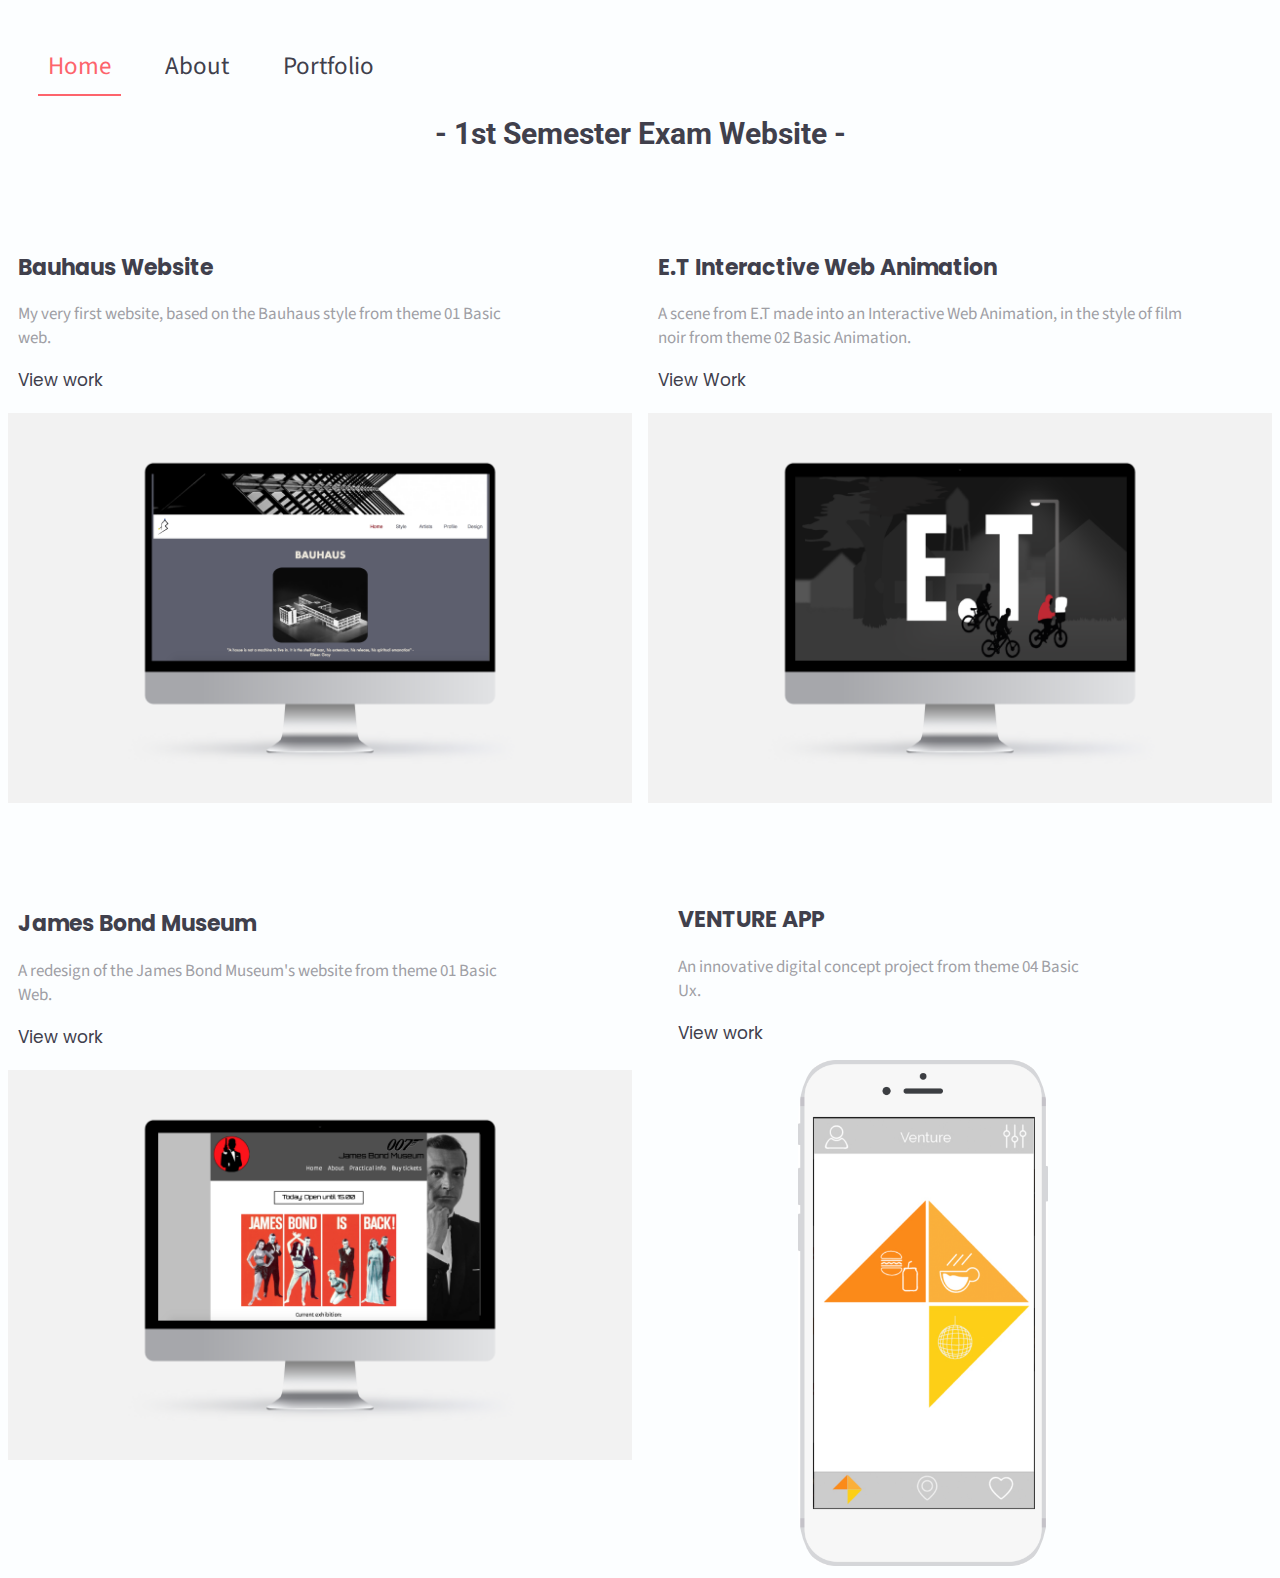
<file: index.html>
<!DOCTYPE html>
<html lang="en">
<head>
    <meta charset="utf-8">
    <meta name="viewport" content="width=device-width, initial-scale=1.0">
    <link rel="stylesheet" href="css/stylesheet.css">
    <title>1st semester exam website</title>
</head>

<body>
    <div class="wrapper">
    <header class="header">
        <nav>
        <a href="index.html" class="current">Home</a>
        <a href="about.html">About</a>
        <a href="portifolio.html">Portfolio</a>
            </nav>
        <h1 class="homeh1">- 1st Semester Exam Website - </h1>
        </header>
    <main class="main main2">
        <div class="home1">
        <h2 class="bauhaush2">Bauhaus Website</h2>
        <p class="bauhausp">My very first website, based on the Bauhaus style from theme 01 Basic web.</p>
        <a href="responsive.html" class="bauhausview">View work</a>
        <img class="bauhausimg" src="images/responsivedesk1.png" alt="image of bauhaus website">

        <h2 class="jamesbondh2">James Bond Museum</h2>
        <p class="jamesbondp">A redesign of the James Bond Museum's website from theme 01 Basic Web.</p>
        <a href="redesign.html" class="jamesbondview">View work</a>
        <img class="redesign" src="images/redesign1.png" alt="image of redesign website">
        </div>

        <div class="home2">
        <h2 class="ethomeh2">E.T Interactive Web Animation</h2>
        <p class="ethomep">A scene from E.T made into an Interactive Web Animation, in the style of film noir from theme 02 Basic Animation.</p>
        <a class="etview2" href="et.html">View Work</a>
        <img class="et" src="images/etdesk.png" alt="et animation">

        <h2 class="ventureapph2">VENTURE APP</h2>
         <p class="venturehomep">An innovative digital concept project from theme 04 Basic Ux. </p>
        <a href="venture.html" class="ventureview">View work</a>
        <img class="venturehome" src="images/apphome2.png" alt="venture app">
        </div>

    </main>
    <footer class="footer"></footer>
    </div>
</body>
</html>
</file>
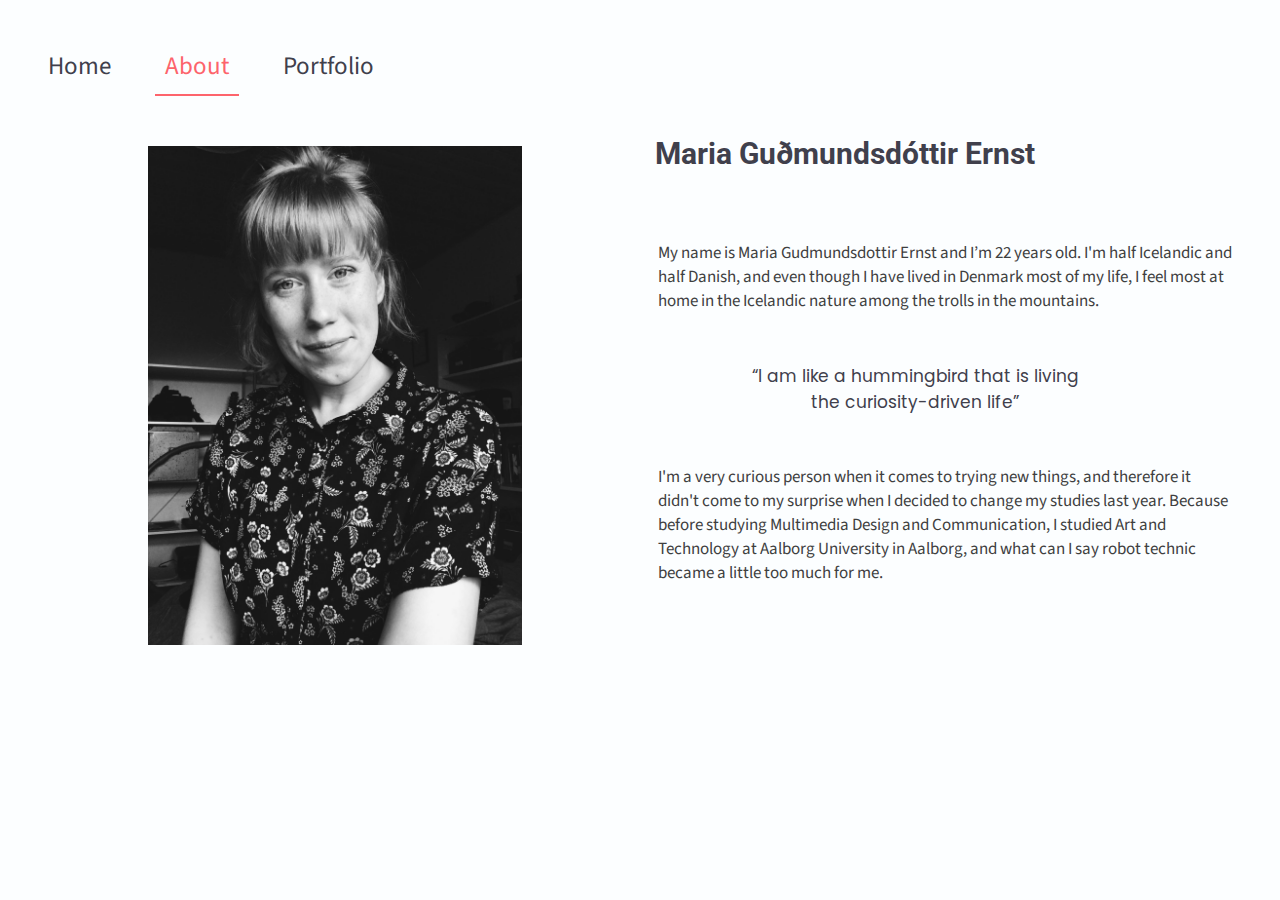
<file: about.html>
<!DOCTYPE html>
<html lang="en">
<head>
    <meta charset="utf-8">
    <meta name="viewport" content="width=device-width, initial-scale=1.0">
    <link rel="stylesheet" href="css/stylesheet.css">
    <title>About</title>
</head>
    <div class="wrapper">
    <header class="header">
        <nav>
        <a href="index.html">Home</a>
        <a href="about.html" class="current">About</a>
        <a href="portifolio.html">Portfolio</a>
            </nav>
        </header>
        <main class="main main3">
            <div class="about1">
            <img class="profilepic" src="images/mariaprofilepic.jpg" alt="Image of myself">
            </div>

            <div class="about2">
                <div class="maria1">
            <h1 class="mariah1">Maria Guðmundsdóttir Ernst</h1></div>
            <p class="aboutme">My name is Maria Gudmundsdottir Ernst and I’m 22 years old. I'm half Icelandic and half Danish, and even though I have lived in Denmark most of my life, I feel most at home in the Icelandic nature among the trolls in the mountains.
            </p>

            <p class="quote"> “I am like a hummingbird that is living the curiosity-driven life”</p>

            <p class="aboutme2">I'm a very curious person when it comes to trying new things, and therefore it didn't come to my surprise when I decided to change my studies last year. Because before studying Multimedia Design and Communication, I studied Art and Technology at Aalborg University in Aalborg, and what can I say robot technic became a little too much for me. </p>
                </div>

        </main>
        <footer class="footer"></footer>

    </div>

<body>
</body>
</html>
</file>
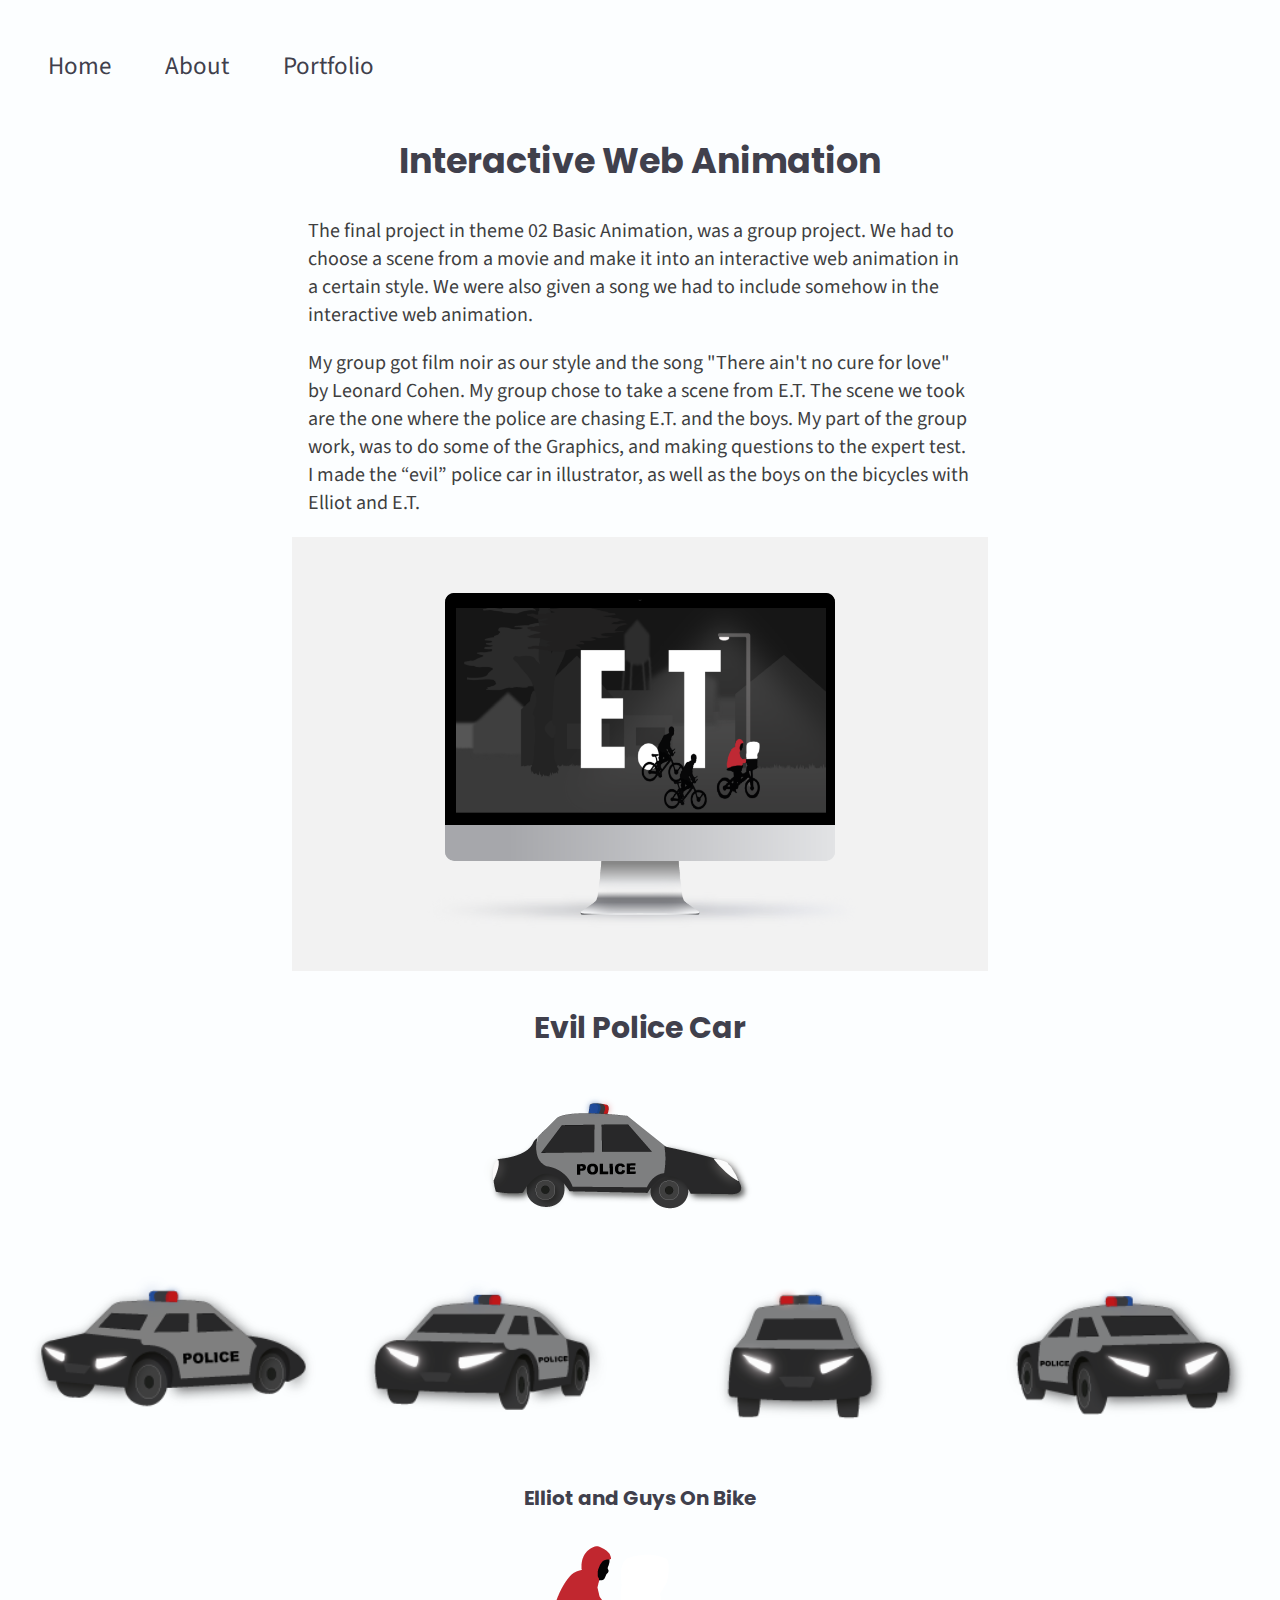
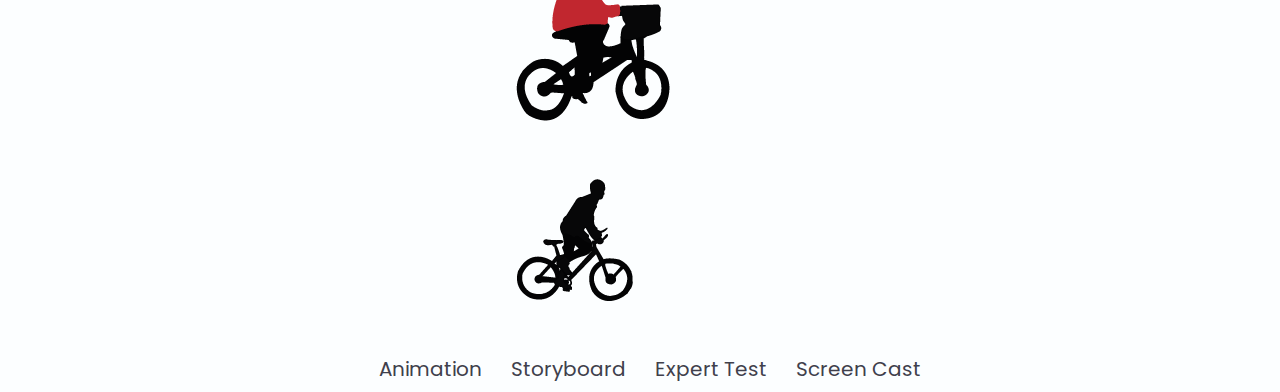
<file: et.html>
<!DOCTYPE html>
<html lang="">
<head>
    <meta charset="utf-8">
    <meta name="viewport" content="width=device-width, initial-scale=1.0">
    <link rel="stylesheet" href="css/stylesheet.css">
    <title>E.T Interactive Web Animation</title>
</head>

<body>
    <div class="wrapper">
        <header class="header">
            <nav>
                <a href="index.html">Home</a>
                <a href="about.html">About</a>
                <a href="portifolio.html">Portfolio</a>
            </nav>
        </header>
        <main class="main">
            <h1 class="eth1">Interactive Web Animation</h1>
            <p class="etp1">The final project in theme 02 Basic Animation, was a group project. We had to choose a scene from a movie and make it into an interactive web animation in a certain style. We were also given a song we had to include somehow in the interactive web animation. </p>
            <p class="etp2">My group got film noir as our style and the song "There ain't no cure for love" by Leonard Cohen. My group chose to take a scene from E.T. The scene we took are the one where the police are chasing E.T. and the boys. My part of the group work, was to do some of the Graphics, and making questions to the expert test. I made the “evil” police car in illustrator, as well as the boys on the bicycles with Elliot and E.T.</p>
            <div class="etimg3">
            <img class="etimg2" src="images/etdesk.png" alt="et image"></div>
            <h2 class="evilpoliceh2">Evil Police Car</h2>
            <img class="etpolice1" src="images/car.png" alt="police car">
            <img class="etpolice2" src="images/carstop.png" alt="police car">
            <h2 class="etbikeh2">Elliot and Guys On Bike</h2>
            <img class="elliot" src="images/bike.png" alt="et bike">
            <img class="bikeguy" src="images/guy01.png" alt="et bike">
            <div class="etlinks">
            <a class="etani" href="http://mariaernst.com/kea/02basicanimation/ET/et.html">Animation</a>
            <a class="etstory" href="pdffiles/etStoryboard.pdf">Storyboard</a>
            <a class="etexpert" href="pdffiles/etexpert-test.pdf">Expert Test</a>
            <a class="etscreencast" href="https://youtu.be/qt3JCIlS1bs">Screen Cast</a>
                </div>

        </main>
        <footer class="footer">
        </footer>
    </div>
</body>
</html>
</file>
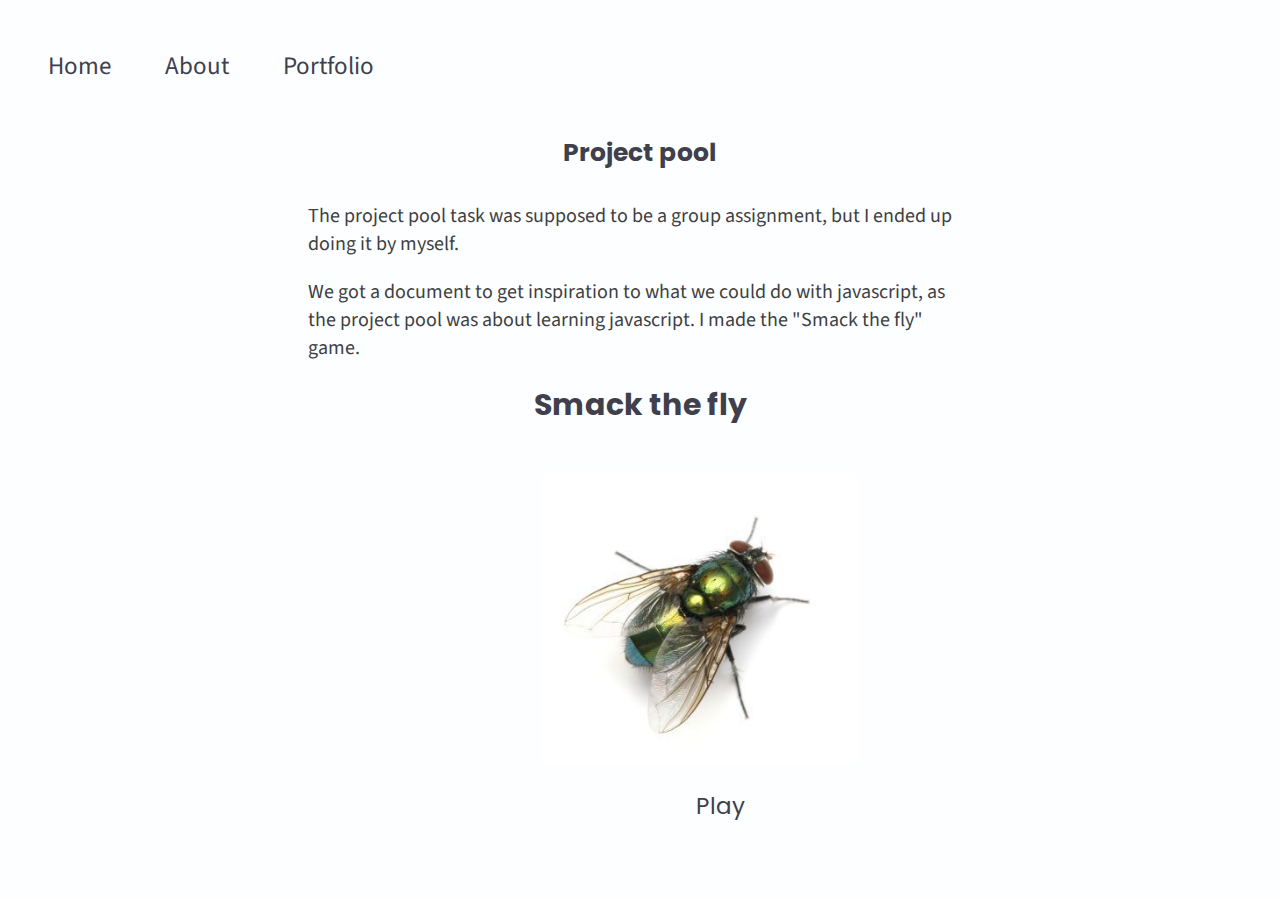
<file: projectpool.html>
<!DOCTYPE html>
<html lang="en">
<head>
    <meta charset="utf-8">
    <meta name="viewport" content="width=device-width, initial-scale=1.0"><link rel="stylesheet" href="css/stylesheet.css">
    <title>Project pool</title>
</head>

<body>
<div class="wrapper">
    <header class="header">
         <nav>
        <a href="index.html">Home</a>
        <a href="about.html">About</a>
        <a href="portifolio.html">Portfolio</a>
            </nav>
    </header>
    <main class="main">
        <h1 class="pph1">Project pool</h1>
        <P class="ppp1">The project pool task was supposed to be a group assignment, but I ended up doing it by myself.</P>
        <p class="ppp2">We got a document to get inspiration to what we could do with javascript, as the project pool was about learning javascript. I made the "Smack the fly" game.</p>
        <h2 class="pph2">Smack the fly</h2>
        <div class="smackimg1">
            <img class="smackimg" src="images/fly1.jpg" alt="smack the fly"></div>

        <div class="playsmack1">
        <a class="playsmack" href="http://mariaernst.com/kea/02basicanimation/projectpool2.html">Play</a>
        </div>
    </main>
    <footer class="footer"></footer>
    </div>

</body>
</html>
</file>
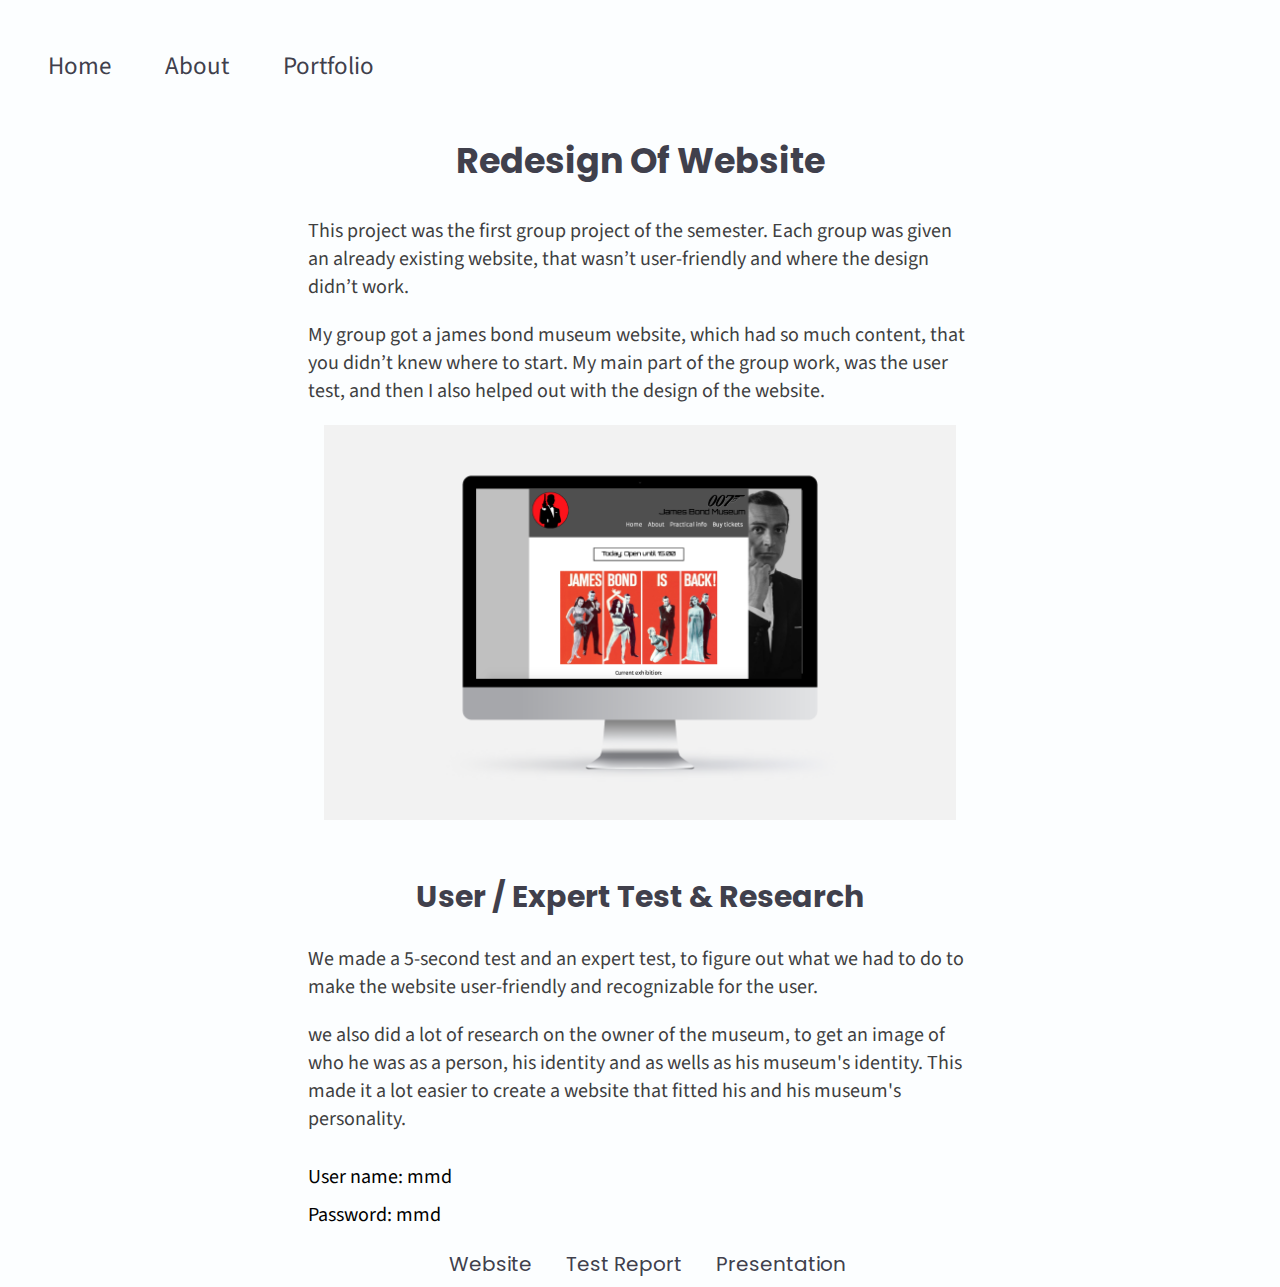
<file: redesign.html>
<!DOCTYPE html>
<html lang="en">
<head>
    <meta charset="utf-8">
    <meta name="viewport" content="width=device-width, initial-scale=1.0">
    <link rel="stylesheet" href="css/stylesheet.css">
    <title>Redesign of website</title>
</head>

<body>
    <div class="wrapper">
        <header class="header">
            <nav>
                <a href="index.html">Home</a>
                <a href="about.html">About</a>
                <a href="portifolio.html">Portfolio</a>
            </nav>
        </header>
        <main class="main">
            <h1 class="redesignh1">Redesign Of Website</h1>
            <P class="redesignp">This project was the first group project of the semester.
            Each group was given an already existing website, that wasn’t user-friendly and where the design didn’t work.
            </P>

            <p class="redesignp2">My group got a james bond museum website, which had so much content, that you didn’t knew where to start. My main part of the group work, was the user test, and then I also helped out with the design of the website. </p>
            <div class="redesignimg1">
            <img class="redesignimg" src="images/redesign1.png" alt="redesign image"></div>

            <h2 class="redeh2">User / Expert Test  &  Research</h2>
            <p class="redesignp3">We made a 5-second test and an expert test, to figure out what we had to do to make the website user-friendly and recognizable for the user.</p>

            <p class="redesignp4">we also did a lot of research on the owner of the museum, to get an image of who he was as a person, his identity and as wells as his museum's identity. This made it a lot easier to create a website that fitted his and his museum's personality.</p>

            <p class="username">User name: mmd</p>
            <p class="password">Password: mmd</p>

            <div class="redesignlinks">
            <a class="redesignwebsite" href="http://mariaernst.com/kea/01basicweb/Redesign/index.html">Website</a>
            <a class="redesigntest" href="pdffiles/Group7-Tests_report.pdf">Test Report</a>
            <a class="redesignpresentaion" href="pdffiles/jamesbond-presentation-group7.pdf">Presentation</a>
                </div>
        </main>
        <footer class="footer"></footer>

    </div>
</body>
</html>
</file>
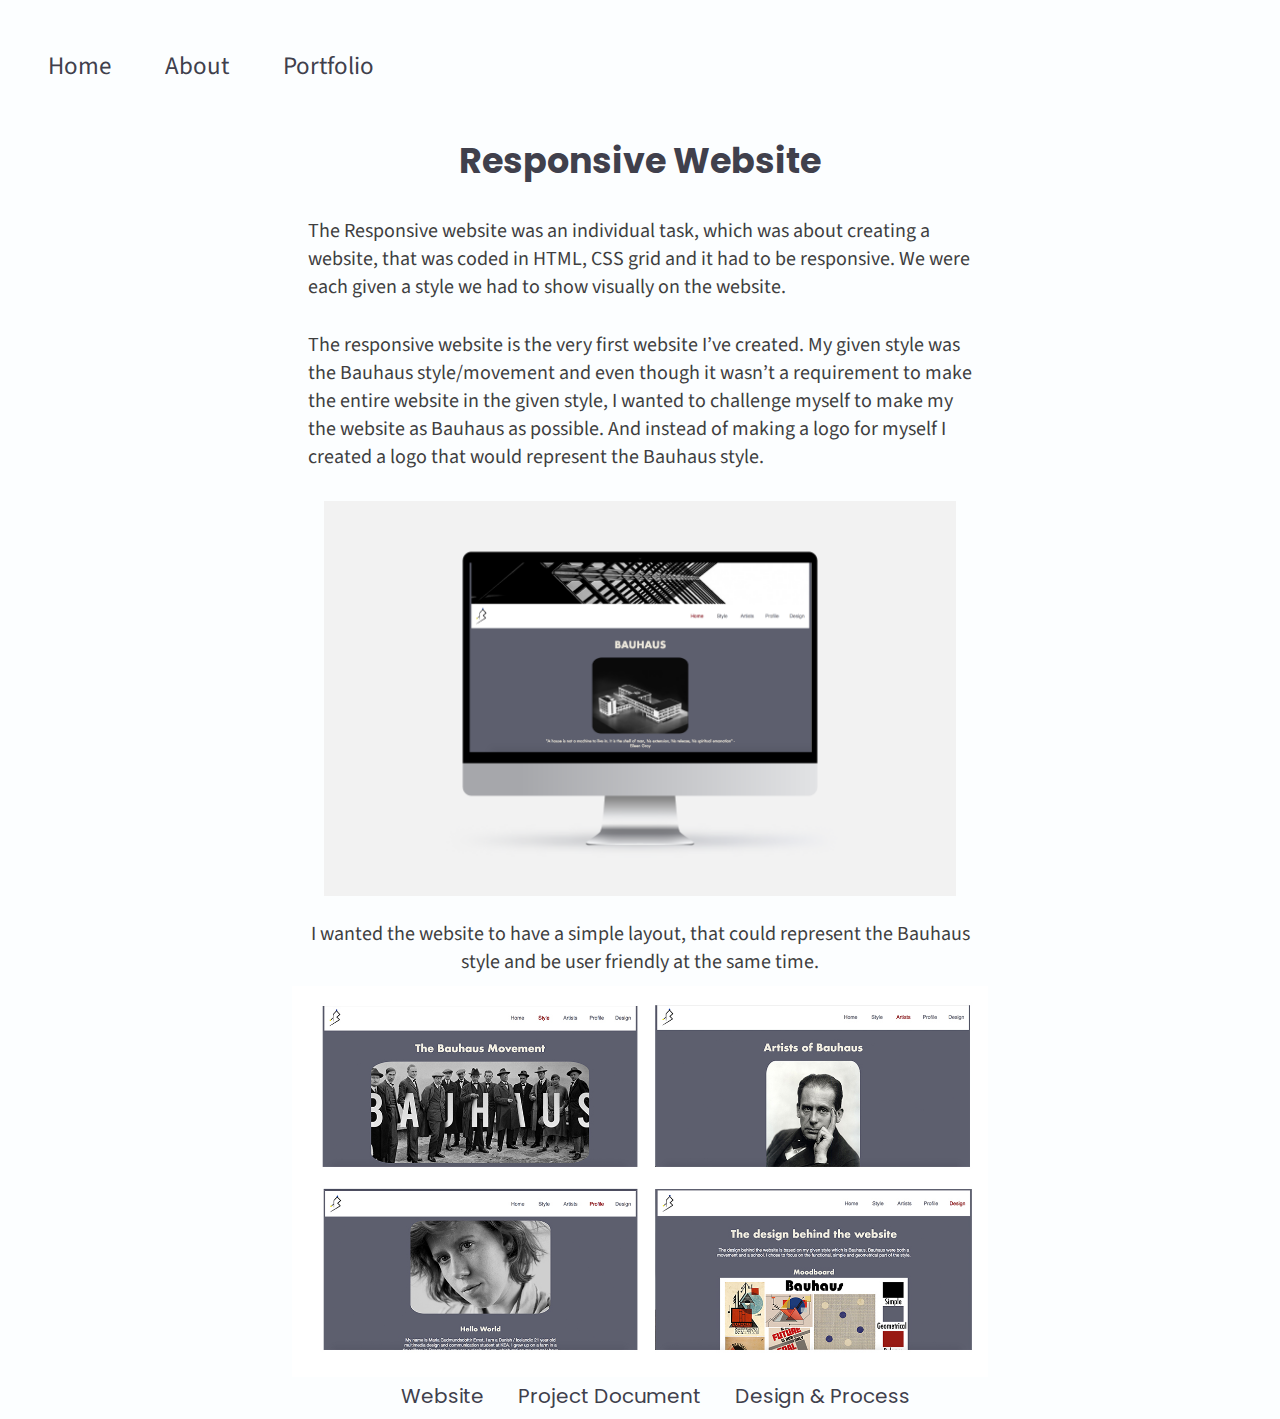
<file: responsive.html>
<!DOCTYPE html>
<html lang="en">
<head>
    <meta charset="utf-8">
    <meta name="viewport" content="width=device-width, initial-scale=1.0"><link rel="stylesheet" href="css/stylesheet.css">
    <title>First Responive Website</title>
</head>

<body>
  <div class="wrapper">
    <header class="header">
        <nav>
        <a href="index.html">Home</a>
        <a href="about.html">About</a>
        <a href="portifolio.html">Portfolio</a>
            </nav>
        </header>
    <main class="main">
        <h1 class="responsiveh1">Responsive Website</h1>
        <p class="resp1">The Responsive website was an individual task, which was about creating a website, that was coded in HTML, CSS grid and it had to be responsive. We were each given a style we had to show visually on the website.</p>
        <p class="resp">The responsive website is the very first website I’ve created. My given style was the Bauhaus style/movement and even though it wasn’t a requirement to make the entire website in the given style, I wanted to challenge myself to make my the website as Bauhaus as possible. And instead of making a logo for myself I created a logo that would represent the Bauhaus style. </p>

        <div class="responsiveimg1">
        <img src="images/responsivedesk1.png" class="responsiveimg" alt="responsive desktop"></div>

        <p class="responsivep2">I wanted the website to have a simple layout, that could represent the Bauhaus style and be user friendly at the same time.</p>

        <div class="responsiveall1">
        <img src="images/responsiveall.jpg" class="responsiveall2" alt="responsive all image"></div>

        <div class="responsivelinks">
         <a class="responsiveweb" href="http://mariaernst.com/kea/01basicweb/Responsive/index.html">Website</a>
        <a class="resproject" href="pdffiles/Project-document_Bauhaus.pdf">Project Document</a>
        <a class="responsivedesign" href="pdffiles/Design-process-document_Maria.pdf">Design & Process</a>
            </div>

      </main>
      <footer class="footer"></footer>
    </div>
</body>
</html>
</file>
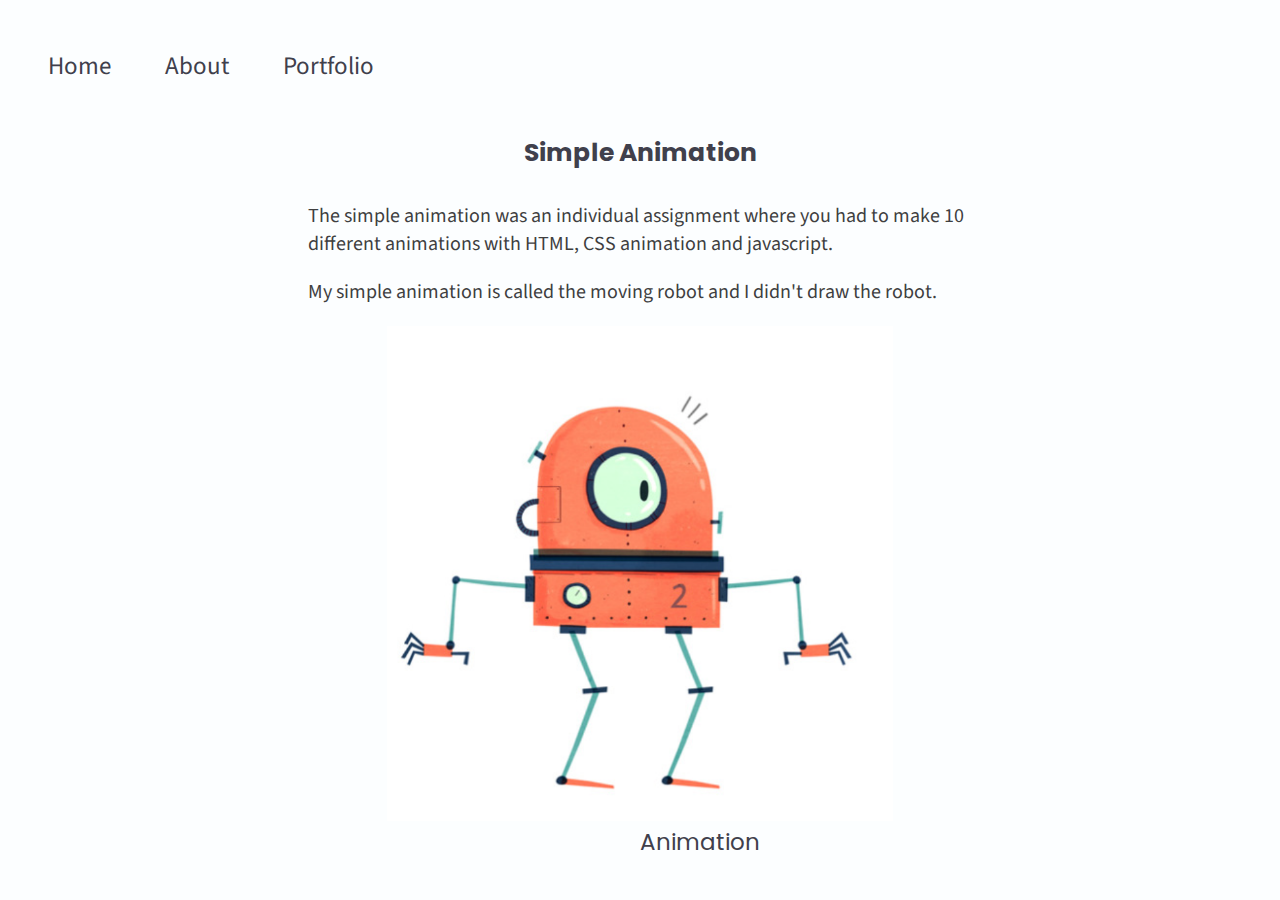
<file: simpleanimation.html>
<!DOCTYPE html>
<html lang="en">
<head>
    <meta charset="utf-8">
    <meta name="viewport" content="width=device-width, initial-scale=1.0">
    <link rel="stylesheet" href="css/stylesheet.css">
    <title>Simple Animation</title>
</head>

<body>
    <div class="wrapper">
        <header class="header">
            <nav>
                <a href="index.html">Home</a>
                <a href="about.html">About</a>
                <a href="portifolio.html">Portfolio</a>
            </nav>
        </header>
        <main class="main">
            <h1 class="simpleanih1">Simple Animation</h1>
            <p class="simpleanip">The simple animation was an individual assignment where you had to make 10 different animations with HTML, CSS animation and javascript.
            </p>
            <p class="simpleanip2">My simple animation is called the moving robot and I didn't draw the robot.</p>
            <div class="simpleaniimg1">
            <img class="simpleaniimg" src="images/robot1.png" alt="simple animation"> </div>
            <div class="simpleanilink">
            <a class="animationsimple" href="http://mariaernst.com/kea/02basicanimation/index.html">Animation</a></div>
        </main>
        <footer class="footer"></footer>
    </div>
</body>
</html>
</file>
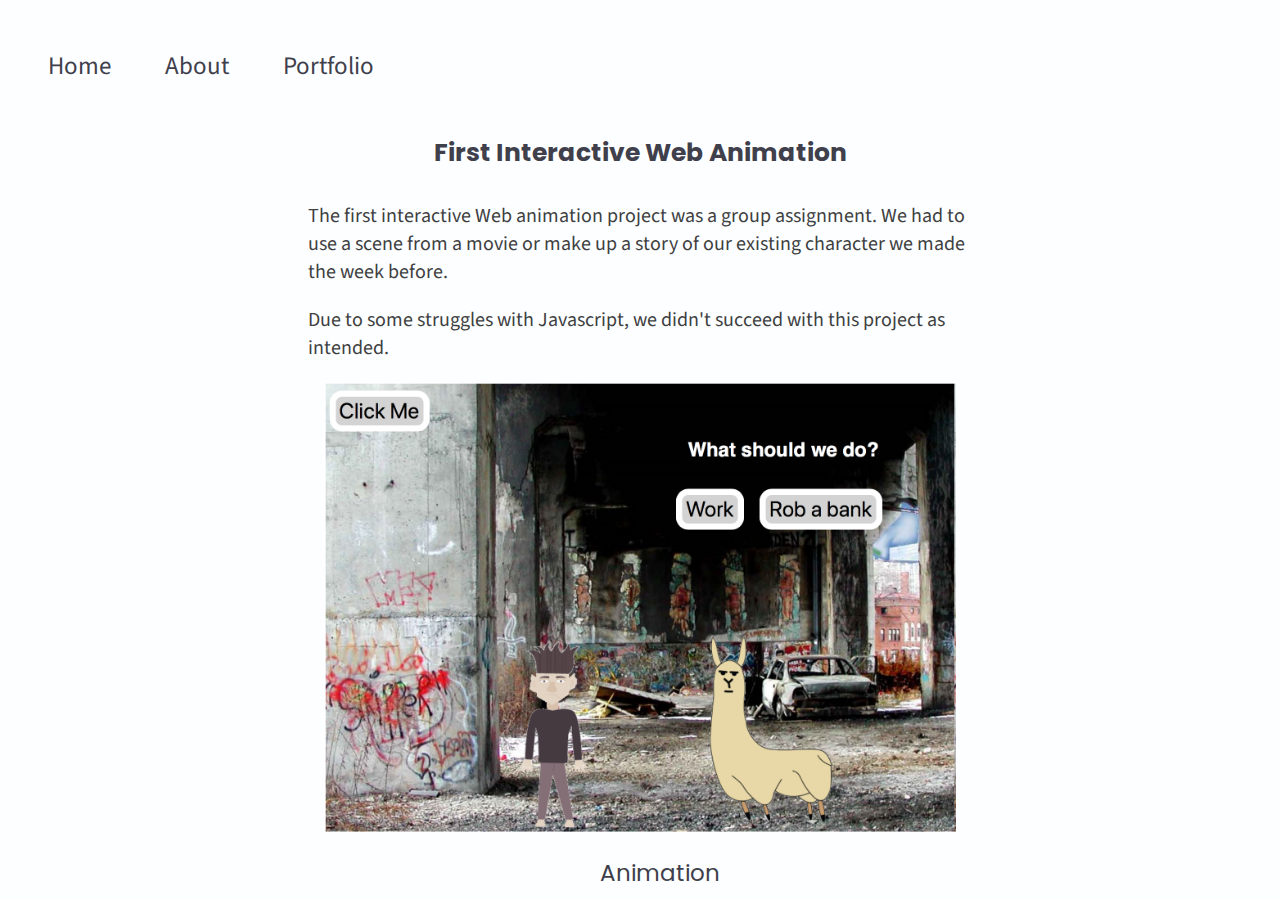
<file: steveandbob.html>
<!DOCTYPE html>
<html lang="en">
<head>
    <meta charset="utf-8">
    <meta name="viewport" content="width=device-width, initial-scale=1.0">
    <title>First interactive web animation</title><link rel="stylesheet" href="css/stylesheet.css">
</head>

<body>
    <div class="wrapper">
        <header class="header">
             <nav>
        <a href="index.html">Home</a>
        <a href="about.html">About</a>
        <a href="portifolio.html">Portfolio</a>
            </nav>
        </header>
        <main class="main">
            <h1 class="stevebobh1">First Interactive Web Animation</h1>
            <p class="stevebobp">The first interactive Web animation project was a group assignment. We had to use a scene from a movie or make up a story of our existing character we made the week before.</p>

            <p class="stevebobp2">Due to some struggles with Javascript, we didn't succeed with this project as intended.</p>
            <div class="stevebobimg3">
            <img class="stevebobimg2" src="images/steveandbob.png" alt="steve and bob"></div>

            <div class="steveboblink">
            <a class="stevebobani" href="http://mariaernst.com/kea/02basicanimation/steveandbob.html">Animation</a>
                </div>
        </main>
        <footer class="footer"></footer>
    </div>
</body>
</html>
</file>
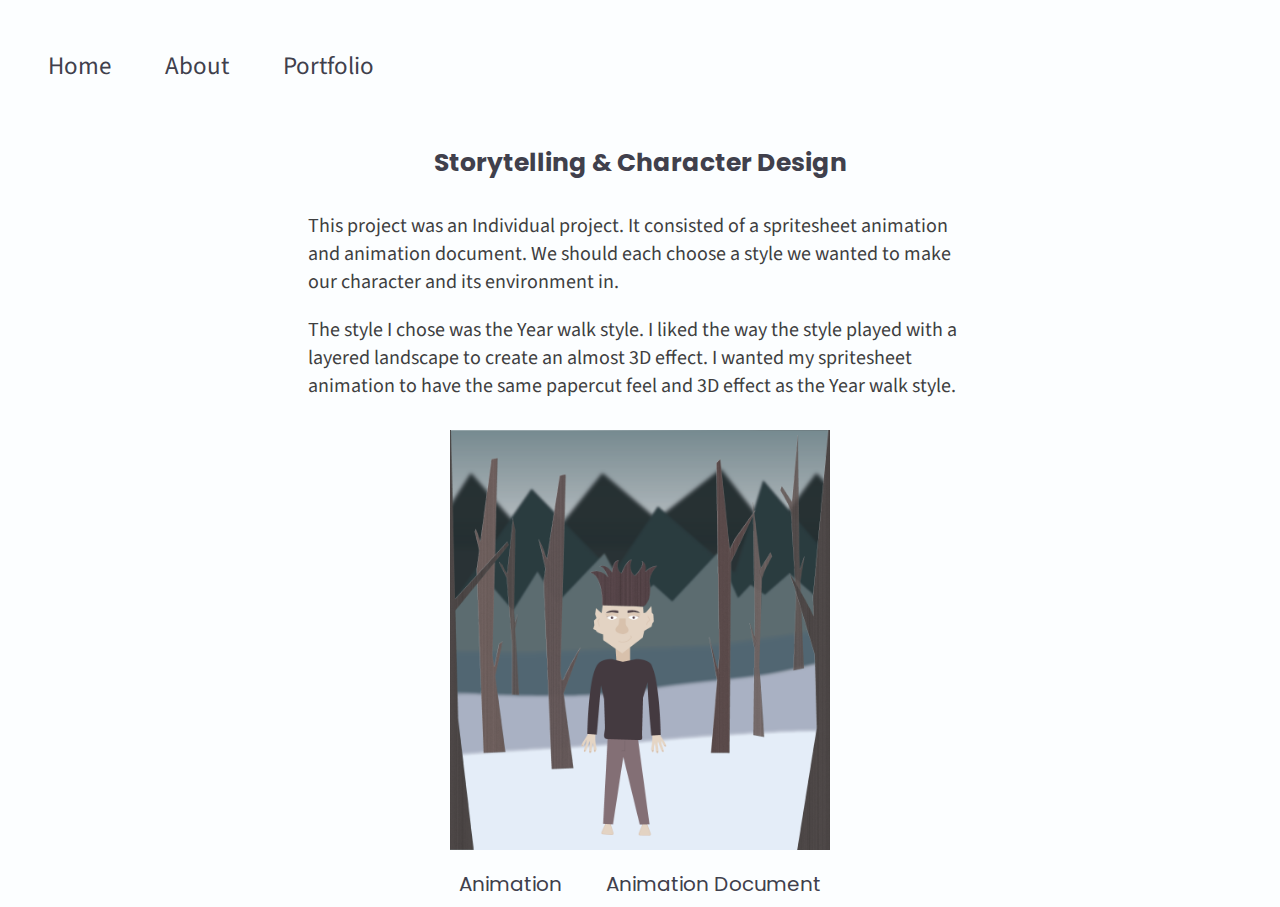
<file: storytellingani.html>
<!DOCTYPE html>
<html lang="en">
<head>
    <meta charset="utf-8">
    <meta name="viewport" content="width=device-width, initial-scale=1.0"><link rel="stylesheet" href="css/stylesheet.css">
    <title>Storytelling and character design</title>
</head>

<body>
    <div class="wrapper">
        <header class="header">
             <nav>
        <a href="index.html">Home</a>
        <a href="about.html">About</a>
        <a href="portifolio.html">Portfolio</a>
            </nav>
        </header>
        <main class="main">
            <h1 class="storyanih1">Storytelling & Character Design</h1>
            <p class="storyanip">This project was an Individual project. It consisted of a spritesheet animation and animation document. We should each choose a style we wanted to make our character and its environment in. </p>

            <p class="storyanip2">The style I chose was the Year walk style. I liked the way the style played with a layered landscape to create an almost 3D effect. I wanted my spritesheet animation to have the same papercut feel and 3D effect as the Year walk style. </p>
            <div class="storyaniimg1">
            <img class="storyaniimg" src="images/spritesheet1.png" alt="makas animation"></div>
            <div class="storyanilink">
            <a class="storyaniweb" href="http://mariaernst.com/kea/02basicanimation/spritesheet.html">Animation</a>
                <a class="anidoc" href="pdffiles/Animation-document%20.pdf">Animation Document</a></div>
        </main>
        <footer class="footer"></footer>
    </div>
</body>
</html>
</file>
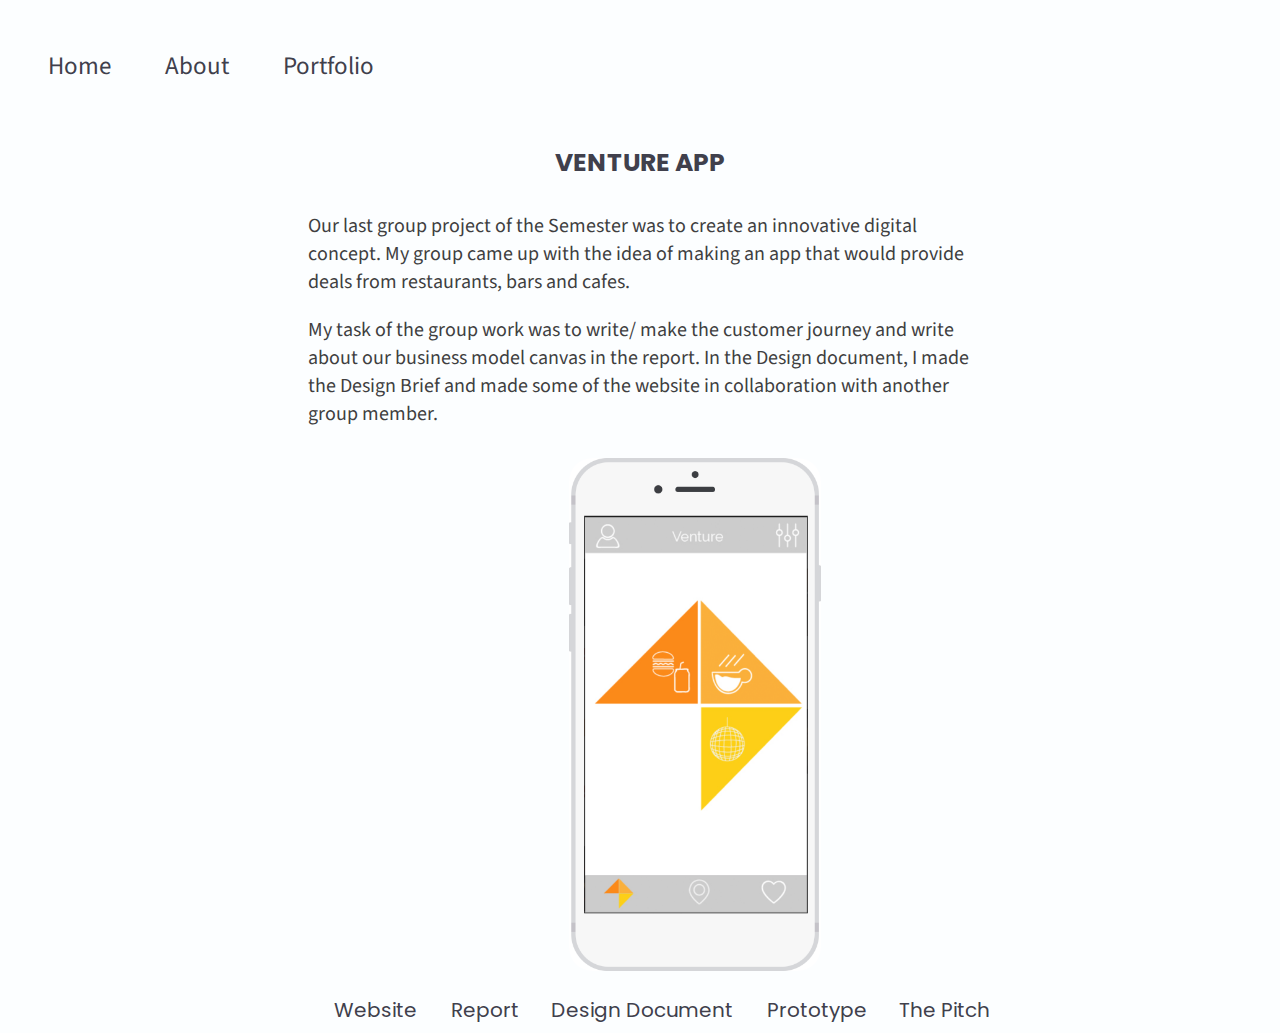
<file: venture.html>
<!DOCTYPE html>
<html lang="en">
<head>
    <meta charset="utf-8">
    <meta name="viewport" content="width=device-width, initial-scale=1.0">
    <link rel="stylesheet" href="css/stylesheet.css">
    <title>Venture App</title>
</head>

<body>
    <div class="wrapper">
        <header class="header">
            <nav>
                <a href="index.html">Home</a>
                <a href="about.html">About</a>
                <a href="portifolio.html">Portfolio</a>
            </nav>
        </header>
        <main class="main">
            <h1 class="ventureh1">VENTURE APP</h1>
            <p class="venturep1">Our last group project of the Semester was to create an innovative digital concept. My group came up with the idea of making an app that would provide deals from restaurants, bars and cafes.
            </p>
            <p class="venturep2">My task of the group work was to write/ make the customer journey and write about our business model canvas in the report. In the Design document, I made the Design Brief and made some of the website in collaboration with another group member.</p>
            <div class="ventureimg3">
            <img class="ventureimg2" src="images/apphome2.png" alt="venture app"></div>

            <div class="venturelinks">
            <a class="vweb" href="http://mariaernst.com/kea/04basicux/index.html">Website</a>
            <a class="vreport" href="pdffiles/reportventure.pdf">Report</a>
            <a class="vdesign" href="pdffiles/Design+document+venture.pdf">Design Document</a>
             <a class="vprototype" href="https://xd.adobe.com/view/a9836cbc-b4bd-403a-44b2-a0a19fc60f72-dfb2/?fullscreen">Prototype</a>
            <a class="vpitch" href="pdffiles/The%20Pitch.pdf">The Pitch</a>
                </div>
        </main>
        <footer class="footer"></footer>
    </div>
</body>
</html>
</file>
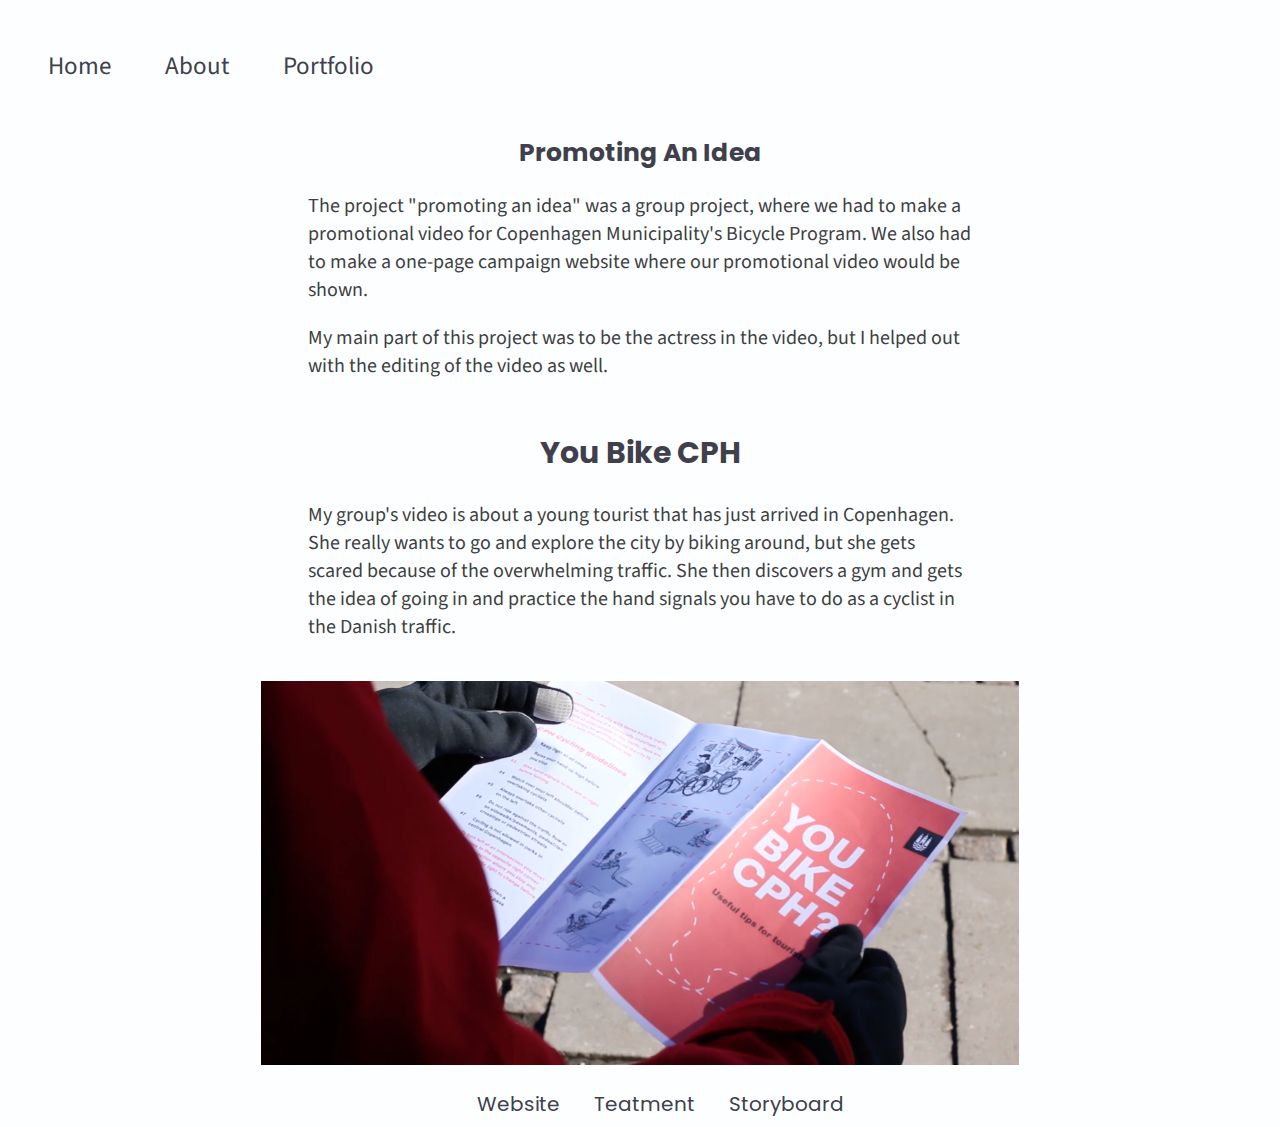
<file: youbikecph.html>
<!DOCTYPE html>
<html lang="en">
<head>
    <meta charset="utf-8">
    <meta name="viewport" content="width=device-width, initial-scale=1.0">
    <link rel="stylesheet" href="css/stylesheet.css">
    <title>You Bike CPH</title>
</head>

<body>
    <div class="wrapper">
        <header class="header">
            <nav>
                <a href="index.html">Home</a>
                <a href="about.html">About</a>
                <a href="portifolio.html">Portfolio</a>
            </nav>
        </header>
        <main class="main">
            <h1 class="youbikeh1">Promoting An Idea</h1>
            <p class="bikep">The project "promoting an idea" was a group project, where we had to make a promotional video for Copenhagen Municipality's Bicycle Program. We also had to make a one-page campaign website where our promotional video would be shown.</p>

            <p class="bikep2">My main part of this project was to be the actress in the video, but I helped out with the editing of the video as well.</p>

            <h2 class="youbikecph2">You Bike CPH</h2>
            <p class="bikep3">My group's video is about a young tourist that has just arrived in Copenhagen. She really wants to go and explore the city by biking around, but she gets scared because of the overwhelming traffic. She then discovers a gym and gets the idea of going in and practice the hand signals you have to do as a cyclist in the Danish traffic.</p>
            <div class="youbikeimg1">
            <img class="youbikeimg" src="images/youbikecph.png" alt="you bike cph"></div>
            <div class="youbikelinks">
            <a class="youbikeweb" href="http://mariaernst.com/kea/03basiccontent/promovideo/index.html">Website</a>
            <a class="treatment" href="pdffiles/Treatment-document.pdf">Teatment</a>
            <a class="youbikestory" href="pdffiles/promostoryboard.pdf">Storyboard</a></div>
        </main>
        <footer class="footer"></footer>
    </div>
</body>
</html>
</file>
<file: css/stylesheet.css>
@import url('https://fonts.googleapis.com/css?family=Source+Sans+Pro:300');
@import url('https://fonts.googleapis.com/css?family=Raleway:100');
@import url('https://fonts.googleapis.com/css?family=Poppins:500');
@import url('https://fonts.googleapis.com/css?family=Roboto:100');

*{
    box-sizing: border-box;
}

.wrapper {
    display: grid;
    grid-template-columns: 1fr 1fr;
    grid-template-rows: 1fr;
    grid-row: auto;
    grid-column: auto;
    grid-template-areas: "header header" "main main" "footer footer";
    grid-column-gap: 0em;

}

html {
    background-color: #FCFEFF;
}


.header {
    grid-area: header;
    background-color: #FCFEFF;
}

/*grid area main*/

.main {
    grid-area: main;
    background-color: #FCFEFF;
}

nav a {
    text-decoration: none;
    font-family: 'Source Sans Pro', sans-serif;
    font-size: 18px;
    margin-left: 40px;
    margin-top: 30px;
    padding: 10px;
    display: inline-block;
    color: #40404C;

}

/*nav a:hover{

}*/

.current {
    color: #FD646C;
    border-bottom: 2px solid #FD646C;
}

/*home page - main grid area*/

.homeh1 {
    font-family: 'Roboto', sans-serif;
    font-size: 25px;
    margin-top: 50px;
    text-align: center;
    color: #40404C;
}

.bauhaush2 {
    font-family: 'Poppins', sans-serif;
    font-size: 20px;
    margin-top: 90px;
    margin-left: 10px;
    color: #40404C;
}

.bauhausp {
    font-family: 'Source Sans Pro', sans-serif;
    color: #9F9FA5;
    font-size: 16px;
    margin-left: 10px;
}

.bauhausview {
    text-decoration: none;
    font-family: 'Poppins', sans-serif;
    color: #40404C;
    font-size: 16px;
    margin-left: 10px;
}

.bauhausview:hover {
    cursor: pointer;
    border-bottom: 2px solid #FD646C;
}


.bauhausimg {
    width: 100%;
    margin-top: 20px;
}

.ventureapph2 {
    font-family: 'Poppins', sans-serif;
    font-size: 20px;
    margin-top: 100px;
    color: #40404C;
    margin-left: 10px;
}

.venturehomep {
    font-family: 'Source Sans Pro', sans-serif;
    color: #9F9FA5;
    font-size: 16px;
    margin-left: 10px;
}

.ventureview {
    text-decoration: none;
    font-family: 'Poppins', sans-serif;
    color: #40404C;
    font-size: 16px;
    position: absolute;
    margin-left: 10px;
}

.ventureview:hover {
    cursor: pointer;
    border-bottom: 2px solid #FD646C;
}

.venturehome {
    width: 40%;
    border-radius: 12%;
    margin-top: 40px;
    margin-left: 100px;
    position: relative;
}

.jamesbondh2 {
    font-family: 'Poppins', sans-serif;
    font-size: 20px;
    margin-top: 100px;
    color: #40404C;
    margin-left: 10px;
}

.jamesbondp {
    font-family: 'Source Sans Pro', sans-serif;
    color: #9F9FA5;
    font-size: 16px;
    margin-left: 10px;
}

.jamesbondview {
    text-decoration: none;
    font-family: 'Poppins', sans-serif;
    color: #40404C;
    font-size: 16px;
    margin-left: 10px;
}

.jamesbondview:hover {
    cursor: pointer;
    border-bottom: 2px solid #FD646C;
}

.redesign {
    width: 100%;
    margin-top: 20px;
}

.ethomeh2 {
    font-family: 'Poppins', sans-serif;
    font-size: 20px;
    margin-top: 100px;
    color: #40404C;
    margin-left: 10px;
}

.ethomep {
    font-family: 'Source Sans Pro', sans-serif;
    color: #9F9FA5;
    font-size: 16px;
    margin-left: 10px;
}

 .etview2{
        text-decoration: none;
        font-family: 'Poppins', sans-serif;
        color: #40404C;
        font-size: 16px;
        margin-left: 10px;
    }

    .etview2:hover{
        cursor: pointer;
        border-bottom: 2px solid #FD646C;
    }

.et {
    width: 100%;
    margin-top: 20px;
}


/* about page - main grid area*/

.profilepic {
    width: 50%;
    margin-left: 90px;
    margin-top: 20px;
}

.mariah1 {
    text-align: center;
    font-family: 'Roboto', sans-serif;
    font-size: 25px;
    margin-top: 40px;
    color: #40404C;

}

.aboutme {
    color: #3F3F3F;
    margin-left: 30px;
    margin-right: 30px;
    margin-top: 30px;
    font-size: 16px;
    font-family: 'Source Sans Pro', sans-serif;
}

.quote {
    font-family: 'Poppins', sans-serif;
    color: #40404C;
    margin-top: 40px;
    font-size: 16px;
    margin-right: 30px;
    margin-left: 30px;
}

.aboutme2 {
    color: #3F3F3F;
    margin-left: 30px;
    margin-right: 5px;
    margin-top: 30px;
    font-size: 16px;
    font-family: 'Source Sans Pro', sans-serif;
}



/*portifolio page -  main grid area*/

.portifolioh1 {
    font-family: 'Roboto', sans-serif;
    font-size: 25px;
    margin-top: 40px;
    text-align: center;
    color: #40404C;
}

.portifolioP {
    font-family: 'Source Sans Pro', sans-serif;
    color: #3F3F3F;
    font-size: 16px;
    text-align: center;
    margin-top: 40px;
    margin-bottom: 70px;
}

 .themes{
        text-align: center;
    }

.themes a {
    text-decoration: none;
    font-family: 'Poppins', sans-serif;
    color: #3F3F3F;
    font-size: 12px;
    margin-left: 8px;
    margin-right: 8px;
}



.themes a:hover {
    border-bottom: 2px solid #FD646C;
}


/* Theme basic web*/

.basicweb {
    display: none;
}

.click1 {
    animation: click1 forwards 1s ease-in;
}

@keyframes click1 {
    from {
        opacity: 0;
    }
    to {
        opacity: 1;
    }
}

.theme01 {
    font-family: 'Roboto', sans-serif;
    font-size: 25px;
    margin-top: 50px;
    margin-left: 15px;
    color: #40404C;
}

.responsiveh2 {
    font-family: 'Poppins', sans-serif;
    font-size: 20px;
    margin-top: 30px;
    margin-left: 15px;
    color: #40404C;
}

.responsiveview {
    text-decoration: none;
    font-family: 'Poppins', sans-serif;
    color: #40404C;
    font-size: 16px;
    margin-left: 15px;
}

.responsivedesk {
    width: 100%;
    margin-top: 20px;
}


.redesignh2 {
    font-family: 'Poppins', sans-serif;
    font-size: 20px;
    margin-top: 50px;
    margin-left: 15px;
    color: #40404C;
}

.redesignview {
    text-decoration: none;
    font-family: 'Poppins', sans-serif;
    color: #40404C;
    font-size: 16px;
    margin-left: 15px;
}

.redesignweb {
    width: 100%;
    margin-top: 20px;
}

/*Theme Basic content*/

.basiccontent {
    display: none;
}

.theme03 {
    font-family: 'Roboto', sans-serif;
    font-size: 25px;
    margin-top: 50px;
    margin-left: 15px;
    color: #40404C;
}

.click3 {
    animation: click3 forwards 1s ease-in;
}


@keyframes click3 {
    from {
        opacity: 0;
    }
    to {
        opacity: 1;
    }
}

.tellastoryh2 {
    font-family: 'Poppins', sans-serif;
    font-size: 20px;
    margin-top: 50px;
    margin-left: 15px;
    color: #40404C;
}

.tellastoryview {
    text-decoration: none;
    font-family: 'Poppins', sans-serif;
    color: #40404C;
    font-size: 16px;
    margin-left: 15px;
}

.tellastory {
    width: 100%;
    margin-top: 20px;
}

.youbikeh2 {
    font-family: 'Poppins', sans-serif;
    font-size: 20px;
    margin-top: 50px;
    margin-left: 15px;
    color: #40404C;
}

.youbikeview {
    text-decoration: none;
    font-family: 'Poppins', sans-serif;
    color: #40404C;
    font-size: 16px;
    margin-left: 15px;
}

.youbikecph {
    width: 100%;
    margin-top: 20px;
}

/*Theme basic animation*/

.basicanimation {
    display: none;
}

.theme02 {
    font-family: 'Roboto', sans-serif;
    font-size: 25px;
    margin-top: 50px;
    margin-left: 15px;
    color: #40404C;
}

.click2 {
    animation: click2 forwards 1s ease-in;
}

@keyframes click2 {
    from {
        opacity: 0;
    }
    to {
        opacity: 1;
    }
}

.simpleanih2 {
    font-family: 'Poppins', sans-serif;
    font-size: 20px;
    margin-top: 50px;
    margin-left: 15px;
    color: #40404C;
}

.simpleaniview {
    text-decoration: none;
    font-family: 'Poppins', sans-serif;
    color: #40404C;
    font-size: 16px;
    margin-left: 15px;
}

.simpleani {
    width: 100%;
    margin-top: 20px;

}


.spritesheeth2 {
    font-family: 'Poppins', sans-serif;
    font-size: 20px;
    margin-top: 50px;
    margin-left: 15px;
    color: #40404C;
}

.spritesheetview {
    text-decoration: none;
    font-family: 'Poppins', sans-serif;
    color: #40404C;
    font-size: 16px;
    margin-left: 15px;
}

.spritesheet {
    width: 100%;
    margin-top: 20px;
    margin-bottom: 20px;
}

.stevebobh2 {
    font-family: 'Poppins', sans-serif;
    font-size: 20px;
    margin-top: 50px;
    margin-left: 15px;
    color: #40404C;
    margin-top: 20px;
}

.stevebobview {
    text-decoration: none;
    font-family: 'Poppins', sans-serif;
    color: #40404C;
    font-size: 16px;
    margin-left: 15px;
}

.stevebobimg {
    width: 100%;
    margin-top: 20px;
    margin-bottom: 20px;
}

.projectpoolh2 {
    font-family: 'Poppins', sans-serif;
    font-size: 20px;
    margin-top: 50px;
    margin-left: 15px;
    color: #40404C;
    margin-top: 20px;
}

.projectpoolview {
    text-decoration: none;
    font-family: 'Poppins', sans-serif;
    color: #40404C;
    font-size: 16px;
    margin-left: 15px;
}

.projectpoolimg {
    width: 100%;
    margin-top: 20px;
}

.eth2 {
    font-family: 'Poppins', sans-serif;
    font-size: 20px;
    margin-top: 50px;
    margin-left: 15px;
    color: #40404C;
}

.etview {
    text-decoration: none;
    font-family: 'Poppins', sans-serif;
    color: #40404C;
    font-size: 16px;
    margin-left: 15px;
}

.etimg {
    width: 100%;
    margin-top: 20px;
}

/*theme basic ux*/

.basicux {
    display: none;
}

.theme04 {
    font-family: 'Roboto', sans-serif;
    font-size: 25px;
    margin-top: 50px;
    margin-left: 15px;
    color: #40404C;
}

.click4 {
    animation: click4 forwards 1s ease-in;
}

@keyframes click4 {
    from {
        opacity: 0;
    }
    to {
        opacity: 1;
    }
}

.ventureh2 {
    font-family: 'Poppins', sans-serif;
    font-size: 20px;
    margin-top: 50px;
    margin-left: 15px;
    color: #40404C;
}

.viewventure {
    text-decoration: none;
    font-family: 'Poppins', sans-serif;
    color: #40404C;
    font-size: 16px;
    margin-left: 15px;
    position: absolute;
}

.ventureimg {
    width: 40%;
    margin-left: 100px;
    margin-top: 30px;
}

/*responsive subpage*/

.responsiveimg {
    width: 100%;
    margin-top: 20px;
}

.responsiveh1 {
    font-family: 'Poppins', sans-serif;
    font-size: 20px;
    margin-top: 50px;
    font-size: 25px;
    text-align: center;
    color: #40404C;
}

.resp1 {
    font-family: 'Source Sans Pro', sans-serif;
    color: #3F3F3F;
    font-size: 16px;
    margin-left: 25px;
    margin-right: 5px;
    margin-top: 20px;
    margin-bottom: 30px;
}

.resp {
    font-family: 'Source Sans Pro', sans-serif;
    color: #3F3F3F;
    font-size: 16px;
    margin-left: 25px;
    margin-right: 5px;
    margin-top: 40px;
    margin-bottom: 40px;
}

.responsivep2 {
    color: #3F3F3F;
    font-size: 16px;
    text-align: center;
    margin-left: 15px;
    margin-right: 10px;
    margin-top: 30px;
    font-family: 'Source Sans Pro', sans-serif;
}

.responsiveall2 {
    width: 100%;
}

.responsiveweb {
    text-decoration: none;
    font-family: 'Poppins', sans-serif;
    color: #40404C;
    font-size: 16px;
    margin-left: 15px;
}

.responsiveweb:hover {
    border-bottom: 2px solid #FD646C;
}

.resproject {
    text-decoration: none;
    font-family: 'Poppins', sans-serif;
    color: #40404C;
    font-size: 16px;
    margin-left: 20px;
}

.resproject:hover {
    border-bottom: 2px solid #FD646C;
}

.responsivedesign {
    text-decoration: none;
    font-family: 'Poppins', sans-serif;
    color: #40404C;
    font-size: 16px;
    margin-left: 20px;
}

.responsivedesign:hover {
    border-bottom: 2px solid #FD646C;
}

.mobproto {
    text-decoration: none;
    font-family: 'Poppins', sans-serif;
    color: #40404C;
    font-size: 16px;
    margin-left: 35px;
}

.mobproto:hover {
    border-bottom: 2px solid #FD646C;
}

.deskproto {
    text-decoration: none;
    font-family: 'Poppins', sans-serif;
    color: #40404C;
    font-size: 16px;
    margin-left: 40px;
}

.deskproto:hover {
    border-bottom: 2px solid #FD646C;
}

/*Redesign subpage*/

.redesignh1 {
    font-family: 'Poppins', sans-serif;
    font-size: 20px;
    margin-top: 40px;
    font-size: 25px;
    text-align: center;
    color: #40404C;
}

.redesignimg {
    width: 100%;
    margin-bottom: 20px;
}

.redesignp {
    color: #3F3F3F;
    font-size: 16px;
    margin-left: 15px;
    margin-right: 5px;
    margin-top: 30px;
    font-family: 'Source Sans Pro', sans-serif;
}

.redesignp2 {
    color: #3F3F3F;
    font-size: 16px;
    margin-left: 15px;
    margin-right: 5px;
    margin-top: 20px;
    margin-bottom: 20px;
    font-family: 'Source Sans Pro', sans-serif;
}

.redeh2 {
    font-family: 'Poppins', sans-serif;
    font-size: 20px;
    margin-top: 30px;
    text-align: center;
    color: #40404C;
}

.redesignp3 {
    color: #3F3F3F;
    font-size: 16px;
    margin-left: 15px;
    margin-right: 5px;
    margin-top: 20px;
    font-family: 'Source Sans Pro', sans-serif;
}

.redesignp4 {
    color: #3F3F3F;
    font-size: 16px;
    margin-left: 15px;
    margin-right: 5px;
    margin-top: 10px;
    margin-bottom: 30px;
    font-family: 'Source Sans Pro', sans-serif;
}

    .username{
        font-family:'Source Sans Pro', sans-serif;
        font-size: 16px;
            margin-left:  15px;
    }

    .password{
        font-family:'Source Sans Pro', sans-serif;
        font-size: 16px;
        margin-left: 15px;
        margin-top: -10px;
    }

.redesignwebsite {
    text-decoration: none;
    font-family: 'Poppins', sans-serif;
    color: #40404C;
    font-size: 16px;
    margin-left: 15px;
}


.redesignwebsite:hover {
    border-bottom: 2px solid #FD646C;
}

.redesigntest {
    text-decoration: none;
    font-family: 'Poppins', sans-serif;
    color: #40404C;
    font-size: 16px;
    margin-left: 15px;
}

.redesigntest:hover {
    border-bottom: 2px solid #FD646C;
}

.redesignpresentaion {
    text-decoration: none;
    font-family: 'Poppins', sans-serif;
    color: #40404C;
    font-size: 16px;
    margin-left: 15px;
}

.redesignpresentaion:hover {
    border-bottom: 2px solid #FD646C;
}

/*tell a story without words subpage*/

.tellh1 {
    font-family: 'Poppins', sans-serif;
    font-size: 20px;
    margin-top: 50px;
    font-size: 25px;
    text-align: center;
    color: #40404C;
}

.tellp {
    color: #3F3F3F;
    font-size: 16px;
    margin-left: 15px;
    margin-right: 5px;
    margin-top: 30px;
    margin-bottom: 10px;
    font-family: 'Source Sans Pro', sans-serif;
}

.tellp2 {
    color: #3F3F3F;
    font-size: 16px;
    margin-left: 15px;
    margin-right: 5px;
    margin-top: 20px;
    margin-bottom: 30px;
    font-family: 'Source Sans Pro', sans-serif;
}

.tellvid {
    width: 100%;
}

/* you bike cph subpage*/

.youbikeh1 {
    font-family: 'Poppins', sans-serif;
    font-size: 20px;
    margin-top: 40px;
    font-size: 25px;
    text-align: center;
    color: #40404C;
}

.youbikecph2 {
    font-family: 'Poppins', sans-serif;
    font-size: 20px;
    margin-top: 10px;
    text-align: center;
    color: #40404C;
}

.bikep {
    color: #3F3F3F;
    font-size: 16px;
    margin-left: 15px;
    margin-right: 5px;
    margin-top: 20px;
    margin-bottom: 20px;
    font-family: 'Source Sans Pro', sans-serif;
}

.bikep2 {
    color: #3F3F3F;
    font-size: 16px;
    margin-left: 15px;
    margin-right: 5px;
    margin-top: 5px;
    margin-bottom: 50px;
    font-family: 'Source Sans Pro', sans-serif;
}

.bikep3 {
    color: #3F3F3F;
    font-size: 16px;
    margin-left: 15px;
    margin-right: 5px;
    margin-top: 20px;
    margin-bottom: 40px;
    font-family: 'Source Sans Pro', sans-serif;
}

.youbikeimg {
    width: 100%;
    margin-bottom: 20px;
}

.youbikeweb {
    text-decoration: none;
    font-family: 'Poppins', sans-serif;
    color: #40404C;
    font-size: 16px;
    margin-left: 40px;
}

.youbikeweb:hover {
    border-bottom: 2px solid #FD646C;
}

.treatment {
    text-decoration: none;
    font-family: 'Poppins', sans-serif;
    color: #40404C;
    font-size: 16px;
    margin-left: 25px;
}

.treatment:hover {
    border-bottom: 2px solid #FD646C;
}

.youbikestory {
    text-decoration: none;
    font-family: 'Poppins', sans-serif;
    color: #40404C;
    font-size: 16px;
    margin-left: 25px;
}

.youbikestory:hover {
    border-bottom: 2px solid #FD646C;
}

/*Simple animation subpage*/

.simpleanih1 {
    font-family: 'Poppins', sans-serif;
    font-size: 20px;
    margin-top: 40px;
    font-size: 25px;
    text-align: center;
    color: #40404C;
}

.simpleanip {
    color: #3F3F3F;
    font-size: 16px;
    margin-left: 15px;
    margin-right: 5px;
    margin-top: 30px;
    font-family: 'Source Sans Pro', sans-serif;
}

.simpleanip2 {
    color: #3F3F3F;
    font-size: 16px;
    margin-left: 15px;
    margin-right: 5px;
    margin-top: 20px;
    font-family: 'Source Sans Pro', sans-serif;
}

.simpleaniimg {
    width: 100%;
}

.animationsimple {
    text-decoration: none;
    font-family: 'Poppins', sans-serif;
    color: #40404C;
    font-size: 20px;
    margin-left: 120px;
}

.animationsimple:hover {
    border-bottom: 2px solid #FD646C;
}



/*storytelling and character design subpage*/

.storyanih1 {
    font-family: 'Poppins', sans-serif;
    font-size: 20px;
    margin-top: 50px;
    font-size: 25px;
    text-align: center;
    color: #40404C;
}


.storyanip {
    color: #3F3F3F;
    font-size: 16px;
    margin-left: 15px;
    margin-right: 5px;
    margin-top: 30px;
    font-family: 'Source Sans Pro', sans-serif;
}

.storyanip2 {
    color: #3F3F3F;
    font-size: 16px;
    margin-left: 15px;
    margin-right: 5px;
    margin-top: 20px;
    margin-bottom: 30px;
    font-family: 'Source Sans Pro', sans-serif;
}

.storyaniimg {
    width: 100%;
    margin-bottom: 15px;
}


.storyaniweb {
    text-decoration: none;
    font-family: 'Poppins', sans-serif;
    color: #40404C;
    font-size: 16px;
    margin-left: 40px;
}

.storyaniweb:hover {
    border-bottom: 2px solid #FD646C;
}

.anidoc {
    text-decoration: none;
    font-family: 'Poppins', sans-serif;
    color: #40404C;
    font-size: 16px;
    margin-left: 50px;
}

.anidoc:hover {
    border-bottom: 2px solid #FD646C;
}

/*steve and bob subpage*/

.stevebobh1 {
    font-family: 'Poppins', sans-serif;
    font-size: 20px;
    margin-top: 40px;
    font-size: 25px;
    text-align: center;
    color: #40404C;
}

.stevebobp {
    color: #3F3F3F;
    font-size: 16px;
    margin-left: 15px;
    margin-right: 5px;
    margin-top: 30px;
    font-family: 'Source Sans Pro', sans-serif;
}

.stevebobp2 {
    color: #3F3F3F;
    font-size: 16px;
    margin-left: 15px;
    margin-right: 5px;
    margin-top: 20px;
    margin-bottom: 20px;
    font-family: 'Source Sans Pro', sans-serif;
}

.stevebobimg2 {
    width: 100%;
    margin-bottom: 20px;
}

.stevebobani {
    text-decoration: none;
    font-family: 'Poppins', sans-serif;
    color: #40404C;
    font-size: 20px;
    margin-left: 140px;
}

.stevebobani:hover {
    border-bottom: 2px solid #FD646C;
}

/*project pool subpage*/

.pph1 {
    font-family: 'Poppins', sans-serif;
    font-size: 20px;
    margin-top: 40px;
    font-size: 25px;
    text-align: center;
    color: #40404C;
}

.ppp1 {
    color: #3F3F3F;
    font-size: 16px;
    margin-left: 15px;
    margin-right: 5px;
    margin-top: 30px;
    font-family: 'Source Sans Pro', sans-serif;
}

.ppp2 {
    color: #3F3F3F;
    font-size: 16px;
    margin-left: 15px;
    margin-right: 5px;
    margin-top: 20px;
    font-family: 'Source Sans Pro', sans-serif;
}

.pph2 {
    font-family: 'Poppins', sans-serif;
    margin-top: 20px;
    font-size: 20px;
    text-align: center;
    color: #40404C;
}

.smackimg {
    width: 40%;
    margin-left: 120px;
    margin-bottom: 20px;
    margin-top: 20px;
}

.playsmack {
    text-decoration: none;
    font-family: 'Poppins', sans-serif;
    color: #40404C;
    font-size: 20px;
    margin-left: 160px;
}

.playsmack:hover {
    border-bottom: 2px solid #FD646C;
}

/* et subpage*/

.eth1 {
    font-family: 'Poppins', sans-serif;
    font-size: 20px;
    margin-top: 40px;
    font-size: 25px;
    text-align: center;
    color: #40404C;
}

.etp1 {
    color: #3F3F3F;
    font-size: 16px;
    margin-left: 15px;
    margin-right: 5px;
    margin-top: 30px;
    font-family: 'Source Sans Pro', sans-serif;
}

.etp2 {
    color: #3F3F3F;
    font-size: 16px;
    margin-left: 15px;
    margin-right: 5px;
    margin-top: 20px;
    margin-bottom: 20px;
    font-family: 'Source Sans Pro', sans-serif;
}

.etimg2 {
    width: 100%;
}

.evilpoliceh2 {
    font-family: 'Poppins', sans-serif;
    margin-top: 30px;
    font-size: 20px;
    text-align: center;
    color: #40404C;
}

.etpolice2 {
    width: 100%;
}

.etbikeh2 {
    font-family: 'Poppins', sans-serif;
    margin-top: 30px;
    font-size: 20px;
    text-align: center;
    color: #40404C;
}

.bikeguy {
    margin-bottom: 20px;
    display: block;
}

.etani {
    text-decoration: none;
    font-family: 'Poppins', sans-serif;
    color: #40404C;
    font-size: 16px;
    margin-left: 20px;
}

.etani:hover {
    border-bottom: 2px solid #FD646C;
}

.etstory {
    text-decoration: none;
    font-family: 'Poppins', sans-serif;
    color: #40404C;
    font-size: 16px;
    margin-left: 15px;
}

.etstory:hover {
    border-bottom: 2px solid #FD646C;
}

.etexpert:hover {
    border-bottom: 2px solid #FD646C;
}

.etexpert {
    text-decoration: none;
    font-family: 'Poppins', sans-serif;
    color: #40404C;
    font-size: 16px;
    margin-left: 15px;
}

.etscreencast:hover {
    border-bottom: 2px solid #FD646C;
}

.etscreencast {
    text-decoration: none;
    font-family: 'Poppins', sans-serif;
    color: #40404C;
    font-size: 16px;
    margin-left: 15px;
}

/*Venture subpage*/

.ventureh1 {
    font-family: 'Poppins', sans-serif;
    font-size: 20px;
    margin-top: 50px;
    font-size: 25px;
    text-align: center;
    color: #40404C;
}

.venturep1 {
    color: #3F3F3F;
    font-size: 16px;
    margin-left: 15px;
    margin-right: 5px;
    margin-top: 30px;
    font-family: 'Source Sans Pro', sans-serif;
}

.venturep2 {
    color: #3F3F3F;
    font-size: 16px;
    margin-left: 15px;
    margin-right: 5px;
    margin-top: 20px;
    font-family: 'Source Sans Pro', sans-serif;
}

.ventureimg2 {
    width: 40%;
    margin-left: 110px;
    margin-top: 10px;
    margin-bottom: 20px;
    border-radius: 23px;
}

.vweb {
    text-decoration: none;
    font-family: 'Poppins', sans-serif;
    color: #40404C;
    font-size: 16px;
    margin-left: 43px;
}

.vweb:hover {
    border-bottom: 2px solid #FD646C;
}

.vprototype {
    text-decoration: none;
    font-family: 'Poppins', sans-serif;
    color: #40404C;
    font-size: 16px;
    margin-left: 30px;
}

.vprototype:hover {
    border-bottom: 2px solid #FD646C;
}

.vreport {
    text-decoration: none;
    font-family: 'Poppins', sans-serif;
    color: #40404C;
    font-size: 16px;
    margin-left: 30px;
}

.vreport:hover {
    border-bottom: 2px solid #FD646C;
}

.vdesign {
    text-decoration: none;
    font-family: 'Poppins', sans-serif;
    color: #40404C;
    font-size: 16px;
    margin-left: 30px;
}

.vdesign:hover {
    border-bottom: 2px solid #FD646C;
}

.vpitch {
    text-decoration: none;
    font-family: 'Poppins', sans-serif;
    color: #40404C;
    font-size: 16px;
    margin-left: 30px;
}

.vpitch:hover {
    border-bottom: 2px solid #FD646C;
}

/*grid area footer*/

.footer {
    grid-area: footer;
    background-color: #FCFEFF;
}


/*-----mobile version------*/

@media (min-width:490px) and (max-width:599px) {

    .wrapper {
        display: grid;
        grid-template-columns: 1fr 1fr;
        grid-template-rows: 1fr;
        grid-row: auto;
        grid-column: auto;
        grid-template-areas: "header header" "main main" "footer footer";
        grid-column-gap: 0em;

    }

    html {
        background-color: #FCFEFF;
    }


    .header {
        grid-area: header;
        background-color: #FCFEFF;
    }

    /*grid area main*/
    .main {
        grid-area: main;
        background-color: #FCFEFF;
    }

    nav a {
        text-decoration: none;
        font-family: 'Source Sans Pro', sans-serif;
        font-size: 19px;
        margin-left: 66px;
        margin-top: 30px;
        padding: 10px;
        display: inline-block;
        color: #40404C;

    }

    /*nav a:hover{

}*/
    .current {
        color: #FD646C;
        border-bottom: 2px solid #FD646C;
    }

    /*home page - main grid area*/
    .homeh1 {
        font-family: 'Roboto', sans-serif;
        font-size: 25px;
        margin-top: 50px;
        text-align: center;
        color: #40404C;
    }

    .bauhaush2 {
        font-family: 'Poppins', sans-serif;
        font-size: 20px;
        margin-top: 90px;
        margin-left: 10px;
        color: #40404C;
    }

    .bauhausp {
        font-size: 16px;
        font-family: 'Source Sans Pro', sans-serif;
        color: #9F9FA5;
        margin-left: 10px;
        margin-right: 30px;
    }

    .bauhausview {
        text-decoration: none;
        font-family: 'Poppins', sans-serif;
        color: #40404C;
        font-size: 16px;
        margin-left: 10px;
    }

    .bauhausview:hover {
        cursor: pointer;
        border-bottom: 2px solid #FD646C;
    }


    .bauhausimg {
        width: 100%;
        margin-top: 20px;
    }

    .ventureapph2 {
        font-family: 'Poppins', sans-serif;
        font-size: 20px;
        margin-top: 100px;
        color: #40404C;
        margin-left: 10px;
    }

    .venturehomep {
        font-size: 16px;
        font-family: 'Source Sans Pro', sans-serif;
        color: #9F9FA5;
        margin-left: 10px;
        margin-right: 40px;
    }

    .ventureview {
        text-decoration: none;
        font-family: 'Poppins', sans-serif;
        color: #40404C;
        font-size: 16px;
        position: absolute;
        margin-left: 10px;
    }

    .ventureview:hover {
        cursor: pointer;
        border-bottom: 2px solid #FD646C;
    }

    .venturehome {
        width: 40%;
        border-radius: 12%;
        margin-top: 40px;
        margin-left: 100px;
        position: relative;
    }

    .jamesbondh2 {
        font-family: 'Poppins', sans-serif;
        font-size: 20px;
        margin-top: 100px;
        color: #40404C;
        margin-left: 10px;
    }

    .jamesbondp {
        font-size: 16px;
        font-family: 'Source Sans Pro', sans-serif;
        color: #9F9FA5;
        margin-left: 10px;
        margin-right: 40px;
    }

    .jamesbondview {
        text-decoration: none;
        font-family: 'Poppins', sans-serif;
        color: #40404C;
        font-size: 16px;
        margin-left: 10px;
    }

    .jamesbondview:hover {
        cursor: pointer;
        border-bottom: 2px solid #FD646C;
    }

    .redesign {
        width: 100%;
        margin-top: 20px;
    }

    .ethomeh2 {
        font-family: 'Poppins', sans-serif;
        font-size: 20px;
        margin-top: 100px;
        color: #40404C;
        margin-left: 10px;
    }

    .ethomep {
        font-size: 16px;
        font-family: 'Source Sans Pro', sans-serif;
        color: #9F9FA5;
        margin-left: 10px;
        margin-right: 40px;
    }

     .etview2{
        text-decoration: none;
        font-family: 'Poppins', sans-serif;
        color: #40404C;
        font-size: 16px;
        margin-left: 10px;
    }

    .etview2:hover{
        cursor: pointer;
        border-bottom: 2px solid #FD646C;
    }

    .et {
        width: 100%;
        margin-top: 20px;
    }


    /* about page - main grid area*/
    .profilepic {
        width: 50%;
        margin-left: 115px;
        margin-top: 20px;
    }


    .aboutme {
        font-size: 16px;
        color: #3F3F3F;
        margin-left: 30px;
        margin-right: 30px;
        margin-top: 30px;
        font-family: 'Source Sans Pro', sans-serif;
    }

    .quote {
        font-size: 16px;
        font-family: 'Poppins', sans-serif;
        color: #40404C;
        margin-top: 40px;
        margin-right: 30px;
        margin-left: 30px;
        text-align: center;
    }

    .aboutme2 {
        font-size: 16px;
        color: #3F3F3F;
        margin-left: 30px;
        margin-right: 20px;
        margin-top: 30px;
        font-family: 'Source Sans Pro', sans-serif;
    }



    /*portifolio page -  main grid area*/
    .portifolioh1 {
        font-family: 'Roboto', sans-serif;
        font-size: 25px;
        margin-top: 40px;
        text-align: center;
        color: #40404C;
    }

    .portifolioP {
        font-size: 16px;
        font-family: 'Source Sans Pro', sans-serif;
        color: #3F3F3F;
        text-align: center;
        margin-top: 40px;
        margin-bottom: 70px;
        margin-left: 30px;
        margin-right: 30px;
    }

     .themes{
        text-align: center;
    }
    .themes a {
        text-decoration: none;
        font-family: 'Poppins', sans-serif;
        color: #3F3F3F;
        font-size: 15px;
        margin-left: 10px;
        margin-right: 10px;
    }



    .themes a:hover {
        border-bottom: 2px solid #FD646C;
    }


    /* Theme basic web*/
    .basicweb {
        display: none;
    }

    .click1 {
        animation: click1 forwards 1s ease-in;
    }

    @keyframes click1 {
        from {
            opacity: 0;
        }
        to {
            opacity: 1;
        }
    }

    .theme01 {
        font-family: 'Roboto', sans-serif;
        font-size: 25px;
        margin-top: 50px;
        margin-left: 15px;
        color: #40404C;
    }

    .responsiveh2 {
        font-family: 'Poppins', sans-serif;
        font-size: 20px;
        margin-top: 30px;
        margin-left: 15px;
        color: #40404C;
    }

    .responsiveview {
        text-decoration: none;
        font-family: 'Poppins', sans-serif;
        color: #40404C;
        font-size: 16px;
        margin-left: 15px;
    }

    .responsivedesk {
        width: 100%;
        margin-top: 20px;
    }


    .redesignh2 {
        font-family: 'Poppins', sans-serif;
        font-size: 20px;
        margin-top: 50px;
        margin-left: 15px;
        color: #40404C;
    }

    .redesignview {
        text-decoration: none;
        font-family: 'Poppins', sans-serif;
        color: #40404C;
        font-size: 16px;
        margin-left: 15px;
    }

    .redesignweb {
        width: 100%;
        margin-top: 20px;
    }

    /*Theme Basic content*/
    .basiccontent {
        display: none;
    }

    .theme03 {
        font-family: 'Roboto', sans-serif;
        font-size: 25px;
        margin-top: 50px;
        margin-left: 15px;
        color: #40404C;
    }

    .click3 {
        animation: click3 forwards 1s ease-in;
    }


    @keyframes click3 {
        from {
            opacity: 0;
        }
        to {
            opacity: 1;
        }
    }
    .tellastoryh2 {
        font-family: 'Poppins', sans-serif;
        font-size: 20px;
        margin-top: 50px;
        margin-left: 15px;
        color: #40404C;
    }

    .tellastoryview {
        text-decoration: none;
        font-family: 'Poppins', sans-serif;
        color: #40404C;
        font-size: 16px;
        margin-left: 15px;
    }

    .tellastory {
        width: 100%;
        margin-top: 20px;
    }

    .youbikeh2 {
        font-family: 'Poppins', sans-serif;
        font-size: 20px;
        margin-top: 50px;
        margin-left: 15px;
        color: #40404C;
    }

    .youbikeview {
        text-decoration: none;
        font-family: 'Poppins', sans-serif;
        color: #40404C;
        font-size: 16px;
        margin-left: 15px;
    }

    .youbikecph {
        width: 100%;
        margin-top: 20px;
    }

    /*Theme basic animation*/
    .basicanimation {
        display: none;
    }
    .theme02 {
        font-family: 'Roboto', sans-serif;
        font-size: 25px;
        margin-top: 50px;
        margin-left: 15px;
        color: #40404C;
    }
    .click2 {
        animation: click2 forwards 1s ease-in;
    }

    @keyframes click2 {
        from {
            opacity: 0;
        }
        to {
            opacity: 1;
        }
    }

    .simpleanih2 {
        font-family: 'Poppins', sans-serif;
        font-size: 20px;
        margin-top: 50px;
        margin-left: 15px;
        color: #40404C;
    }

    .simpleaniview {
        text-decoration: none;
        font-family: 'Poppins', sans-serif;
        color: #40404C;
        font-size: 16px;
        margin-left: 15px;
    }

    .simpleani {
        width: 100%;
        margin-top: 20px;

    }


    .spritesheeth2 {
        font-family: 'Poppins', sans-serif;
        font-size: 20px;
        margin-top: 50px;
        margin-left: 15px;
        color: #40404C;
    }

    .spritesheetview {
        text-decoration: none;
        font-family: 'Poppins', sans-serif;
        color: #40404C;
        font-size: 16px;
        margin-left: 15px;
    }

    .spritesheet {
        width: 100%;
        margin-top: 20px;
        margin-bottom: 20px;
    }
    .stevebobh2 {
        font-family: 'Poppins', sans-serif;
        font-size: 20px;
        margin-top: 50px;
        margin-left: 15px;
        color: #40404C;
        margin-top: 20px;
    }

    .stevebobview {
        text-decoration: none;
        font-family: 'Poppins', sans-serif;
        color: #40404C;
        font-size: 16px;
        margin-left: 15px;
    }

    .stevebobimg {
        width: 100%;
        margin-top: 20px;
        margin-bottom: 20px;
    }
    .projectpoolh2 {
        font-family: 'Poppins', sans-serif;
        font-size: 20px;
        margin-top: 50px;
        margin-left: 15px;
        color: #40404C;
        margin-top: 20px;
    }

    .projectpoolview {
        text-decoration: none;
        font-family: 'Poppins', sans-serif;
        color: #40404C;
        font-size: 16px;
        margin-left: 15px;
    }

    .projectpoolimg {
        width: 100%;
        margin-top: 20px;
    }

    .eth2 {
        font-family: 'Poppins', sans-serif;
        font-size: 20px;
        margin-top: 50px;
        margin-left: 15px;
        color: #40404C;
    }

    .etview {
        text-decoration: none;
        font-family: 'Poppins', sans-serif;
        color: #40404C;
        font-size: 16px;
        margin-left: 15px;
    }

    .etimg {
        width: 100%;
        margin-top: 20px;
    }

    /*theme basic ux*/
    .basicux {
        display: none;
    }

    .theme04 {
        font-family: 'Roboto', sans-serif;
        font-size: 25px;
        margin-top: 50px;
        margin-left: 15px;
        color: #40404C;
    }

    .click4 {
        animation: click4 forwards 1s ease-in;
    }

    @keyframes click4 {
        from {
            opacity: 0;
        }
        to {
            opacity: 1;
        }
    }
    .ventureh2 {
        font-family: 'Poppins', sans-serif;
        font-size: 20px;
        margin-top: 50px;
        margin-left: 15px;
        color: #40404C;
    }

    .viewventure {
        text-decoration: none;
        font-family: 'Poppins', sans-serif;
        color: #40404C;
        font-size: 16px;
        margin-left: 15px;
        position: absolute;
    }

    .ventureimg {
        width: 40%;
        margin-left: 100px;
        margin-top: 30px;
    }

    /*responsive subpage*/
    .responsiveimg {
        width: 100%;
        margin-top: 20px;
    }

    .responsiveh1 {
        font-family: 'Poppins', sans-serif;
        font-size: 20px;
        margin-top: 50px;
        font-size: 25px;
        text-align: center;
        color: #40404C;
    }

    .resp1 {
        font-size: 16px;
        font-family: 'Source Sans Pro', sans-serif;
        color: #3F3F3F;
        margin-left: 25px;
        margin-right: 15px;
        margin-top: 20px;
        margin-bottom: 30px;
    }
    .resp {
        font-size: 16px;
        font-family: 'Source Sans Pro', sans-serif;
        color: #3F3F3F;
        margin-left: 25px;
        margin-right: 15px;
        margin-top: 40px;
        margin-bottom: 40px;
    }

    .responsivep2 {
        font-size: 16px;
        color: #3F3F3F;
        text-align: center;
        margin-left: 15px;
        margin-right: 15px;
        margin-top: 30px;
        font-family: 'Source Sans Pro', sans-serif;
    }

    .responsiveall2 {
        width: 100%;
    }

    .responsiveweb {
        text-decoration: none;
        font-family: 'Poppins', sans-serif;
        color: #40404C;
        font-size: 16px;
        margin-left: 15px;
    }

    .responsiveweb:hover {
        border-bottom: 2px solid #FD646C;
    }

    .resproject {
        text-decoration: none;
        font-family: 'Poppins', sans-serif;
        color: #40404C;
        font-size: 16px;
        margin-left: 20px;
    }

    .resproject:hover {
        border-bottom: 2px solid #FD646C;
    }

    .responsivedesign {
        text-decoration: none;
        font-family: 'Poppins', sans-serif;
        color: #40404C;
        font-size: 16px;
        margin-left: 20px;
    }

    .responsivedesign:hover {
        border-bottom: 2px solid #FD646C;
    }
    .mobproto {
        text-decoration: none;
        font-family: 'Poppins', sans-serif;
        color: #40404C;
        font-size: 16px;
        margin-left: 35px;
    }
    .mobproto:hover {
        border-bottom: 2px solid #FD646C;
    }

    .deskproto {
        text-decoration: none;
        font-family: 'Poppins', sans-serif;
        color: #40404C;
        font-size: 16px;
        margin-left: 40px;
    }

    .deskproto:hover {
        border-bottom: 2px solid #FD646C;
    }

    /*Redesign subpage*/
    .redesignh1 {
        font-family: 'Poppins', sans-serif;
        font-size: 20px;
        margin-top: 40px;
        font-size: 25px;
        text-align: center;
        color: #40404C;
    }

    .redesignimg {
        width: 100%;
        margin-bottom: 20px;
    }

    .redesignp {
        font-size: 16px;
        color: #3F3F3F;
        margin-left: 15px;
        margin-right: 15px;
        margin-top: 30px;
        font-family: 'Source Sans Pro', sans-serif;
    }

    .redesignp2 {
        font-size: 16px;
        color: #3F3F3F;
        margin-left: 15px;
        margin-right: 15px;
        margin-top: 20px;
        margin-bottom: 20px;
        font-family: 'Source Sans Pro', sans-serif;
    }

    .redeh2 {
        font-family: 'Poppins', sans-serif;
        font-size: 20px;
        margin-top: 30px;
        text-align: center;
        color: #40404C;
    }

    .redesignp3 {
        font-size: 16px;
        color: #3F3F3F;
        margin-left: 15px;
        margin-right: 15px;
        margin-top: 20px;
        font-family: 'Source Sans Pro', sans-serif;
    }

    .redesignp4 {
        font-size: 16px;
        color: #3F3F3F;
        margin-left: 15px;
        margin-right: 15px;
        margin-top: 10px;
        margin-bottom: 30px;
        font-family: 'Source Sans Pro', sans-serif;
    }

      .username{
          font-size: 16px;
        font-family:'Source Sans Pro', sans-serif;
            margin-left:  15px;
    }

    .password{
        font-size: 16px;
        font-family:'Source Sans Pro', sans-serif;
        margin-left: 15px;
        margin-top: -10px;
    }
    .redesignwebsite {
        text-decoration: none;
        font-family: 'Poppins', sans-serif;
        color: #40404C;
        font-size: 16px;
        margin-left: 15px;
    }


    .redesignwebsite:hover {
        border-bottom: 2px solid #FD646C;
    }

    .redesigntest {
        text-decoration: none;
        font-family: 'Poppins', sans-serif;
        color: #40404C;
        font-size: 16px;
        margin-left: 15px;
    }

    .redesigntest:hover {
        border-bottom: 2px solid #FD646C;
    }

    .redesignpresentaion {
        text-decoration: none;
        font-family: 'Poppins', sans-serif;
        color: #40404C;
        font-size: 16px;
        margin-left: 15px;
    }

    .redesignpresentaion:hover {
        border-bottom: 2px solid #FD646C;
    }

    /*tell a story without words subpage*/
    .tellh1 {
        font-family: 'Poppins', sans-serif;
        font-size: 20px;
        margin-top: 50px;
        font-size: 25px;
        text-align: center;
        color: #40404C;
    }

    .tellp {
        font-size: 16px;
        color: #3F3F3F;
        margin-left: 15px;
        margin-right: 15px;
        margin-top: 30px;
        margin-bottom: 10px;
        font-family: 'Source Sans Pro', sans-serif;
    }

    .tellp2 {
        font-size: 16px;
        color: #3F3F3F;
        margin-left: 15px;
        margin-right: 15px;
        margin-top: 20px;
        margin-bottom: 30px;
        font-family: 'Source Sans Pro', sans-serif;
    }

    .tellvid {
        width: 100%;
    }

    /* you bike cph subpage*/
    .youbikeh1 {
        font-family: 'Poppins', sans-serif;
        font-size: 20px;
        margin-top: 40px;
        font-size: 25px;
        text-align: center;
        color: #40404C;
    }

    .youbikecph2 {
        font-family: 'Poppins', sans-serif;
        font-size: 20px;
        margin-top: 10px;
        text-align: center;
        color: #40404C;
    }
    .bikep {
        font-size: 16px;
        color: #3F3F3F;
        margin-left: 15px;
        margin-right: 15px;
        margin-top: 20px;
        margin-bottom: 20px;
        font-family: 'Source Sans Pro', sans-serif;
    }
    .bikep2 {
        font-size: 16px;
        color: #3F3F3F;
        margin-left: 15px;
        margin-right: 15px;
        margin-top: 5px;
        margin-bottom: 50px;
        font-family: 'Source Sans Pro', sans-serif;
    }

    .bikep3 {
        font-size: 16px;
        color: #3F3F3F;
        margin-left: 15px;
        margin-right: 15px;
        margin-top: 20px;
        margin-bottom: 40px;
        font-family: 'Source Sans Pro', sans-serif;
    }

    .youbikeimg {
        width: 100%;
        margin-bottom: 20px;
    }

    .youbikeweb {
        text-decoration: none;
        font-family: 'Poppins', sans-serif;
        color: #40404C;
        font-size: 16px;
        margin-left: 81px;
    }

    .youbikeweb:hover {
        border-bottom: 2px solid #FD646C;
    }

    .treatment {
        text-decoration: none;
        font-family: 'Poppins', sans-serif;
        color: #40404C;
        font-size: 16px;
        margin-left: 25px;
    }

    .treatment:hover {
        border-bottom: 2px solid #FD646C;
    }

    .youbikestory {
        text-decoration: none;
        font-family: 'Poppins', sans-serif;
        color: #40404C;
        font-size: 16px;
        margin-left: 25px;
    }

    .youbikestory:hover {
        border-bottom: 2px solid #FD646C;
    }
    /*Simple animation subpage*/
    .simpleanih1 {
        font-family: 'Poppins', sans-serif;
        font-size: 20px;
        margin-top: 40px;
        font-size: 25px;
        text-align: center;
        color: #40404C;
    }

    .simpleanip {
        font-size: 16px;
        color: #3F3F3F;
        margin-left: 15px;
        margin-right: 15px;
        margin-top: 30px;
        font-family: 'Source Sans Pro', sans-serif;
    }

    .simpleanip2 {
        font-size: 16px;
        color: #3F3F3F;
        margin-left: 15px;
        margin-right: 15px;
        margin-top: 20px;
        font-family: 'Source Sans Pro', sans-serif;
    }

    .simpleaniimg {
        width: 100%;
    }

    .animationsimple {
        text-decoration: none;
        font-family: 'Poppins', sans-serif;
        color: #40404C;
        font-size: 20px;
        margin-left: 170px;
    }

    .animationsimple:hover {
        border-bottom: 2px solid #FD646C;
    }



    /*storytelling and character design subpage*/
    .storyanih1 {
        font-family: 'Poppins', sans-serif;
        font-size: 20px;
        margin-top: 50px;
        font-size: 25px;
        text-align: center;
        color: #40404C;
    }


    .storyanip {
        font-size: 16px;
        color: #3F3F3F;
        margin-left: 15px;
        margin-right: 15px;
        margin-top: 30px;
        font-family: 'Source Sans Pro', sans-serif;
    }

    .storyanip2 {
        font-size: 16px;
        color: #3F3F3F;
        margin-left: 15px;
        margin-right: 15px;
        margin-top: 20px;
        margin-bottom: 30px;
        font-family: 'Source Sans Pro', sans-serif;
    }
    .storyaniimg {
        width: 100%;
        margin-bottom: 15px;
    }


    .storyaniweb {
        text-decoration: none;
        font-family: 'Poppins', sans-serif;
        color: #40404C;
        font-size: 16px;
        margin-left: 70px;
    }
    .storyaniweb:hover {
        border-bottom: 2px solid #FD646C;
    }

    .anidoc {
        text-decoration: none;
        font-family: 'Poppins', sans-serif;
        color: #40404C;
        font-size: 16px;
        margin-left: 50px;
    }

    .anidoc:hover {
        border-bottom: 2px solid #FD646C;
    }

    /*steve and bob subpage*/
    .stevebobh1 {
        font-family: 'Poppins', sans-serif;
        font-size: 20px;
        margin-top: 40px;
        font-size: 25px;
        text-align: center;
        color: #40404C;
    }

    .stevebobp {
        font-size: 16px;
        color: #3F3F3F;
        margin-left: 15px;
        margin-right: 15px;
        margin-top: 30px;
        font-family: 'Source Sans Pro', sans-serif;
    }

    .stevebobp2 {
        font-size: 16px;
        color: #3F3F3F;
        margin-left: 15px;
        margin-right: 15px;
        margin-top: 20px;
        margin-bottom: 20px;
        font-family: 'Source Sans Pro', sans-serif;
    }

    .stevebobimg2 {
        width: 100%;
        margin-bottom: 20px;
    }
    .stevebobani {
        text-decoration: none;
        font-family: 'Poppins', sans-serif;
        color: #40404C;
        font-size: 20px;
        margin-left: 180px;
    }

    .stevebobani:hover {
        border-bottom: 2px solid #FD646C;
    }
    /*project pool subpage*/
    .pph1 {
        font-family: 'Poppins', sans-serif;
        font-size: 20px;
        margin-top: 40px;
        font-size: 25px;
        text-align: center;
        color: #40404C;
    }

    .ppp1 {
        font-size: 16px;
        color: #3F3F3F;
        margin-left: 15px;
        margin-right: 15px;
        margin-top: 30px;
        font-family: 'Source Sans Pro', sans-serif;
    }

    .ppp2 {
        font-size: 16px;
        color: #3F3F3F;
        margin-left: 15px;
        margin-right: 15px;
        margin-top: 20px;
        font-family: 'Source Sans Pro', sans-serif;
    }
    .pph2 {
        font-family: 'Poppins', sans-serif;
        margin-top: 20px;
        font-size: 20px;
        text-align: center;
        color: #40404C;
    }

    .smackimg {
        width: 40%;
        margin-left: 120px;
        margin-bottom: 20px;
        margin-top: 20px;
    }

    .playsmack {
        text-decoration: none;
        font-family: 'Poppins', sans-serif;
        color: #40404C;
        font-size: 20px;
        margin-left: 195px;
    }

    .playsmack:hover {
        border-bottom: 2px solid #FD646C;
    }
    /* et subpage*/
    .eth1 {
        font-family: 'Poppins', sans-serif;
        font-size: 20px;
        margin-top: 40px;
        font-size: 25px;
        text-align: center;
        color: #40404C;
    }

    .etp1 {
        font-size: 16px;
        color: #3F3F3F;
        margin-left: 15px;
        margin-right: 15px;
        margin-top: 30px;
        font-family: 'Source Sans Pro', sans-serif;
    }

    .etp2 {
        font-size: 16px;
        color: #3F3F3F;
        margin-left: 15px;
        margin-right: 15px;
        margin-top: 20px;
        margin-bottom: 20px;
        font-family: 'Source Sans Pro', sans-serif;
    }

    .etimg2 {
        width: 100%;
    }

    .evilpoliceh2 {
        font-family: 'Poppins', sans-serif;
        margin-top: 30px;
        font-size: 20px;
        text-align: center;
        color: #40404C;
    }

    .etpolice2 {
        width: 100%;
    }
    .etbikeh2 {
        font-family: 'Poppins', sans-serif;
        margin-top: 30px;
        font-size: 20px;
        text-align: center;
        color: #40404C;
    }
    .bikeguy {
        margin-bottom: 20px;
        display: block;
    }

    .etani {
        text-decoration: none;
        font-family: 'Poppins', sans-serif;
        color: #40404C;
        font-size: 16px;
        margin-left: 20px;
    }
    .etani:hover {
        border-bottom: 2px solid #FD646C;
    }

    .etstory {
        text-decoration: none;
        font-family: 'Poppins', sans-serif;
        color: #40404C;
        font-size: 16px;
        margin-left: 15px;
    }
    .etstory:hover {
        border-bottom: 2px solid #FD646C;
    }

    .etexpert:hover {
        border-bottom: 2px solid #FD646C;
    }

    .etexpert {
        text-decoration: none;
        font-family: 'Poppins', sans-serif;
        color: #40404C;
        font-size: 16px;
        margin-left: 15px;
    }

    .etscreencast:hover {
        border-bottom: 2px solid #FD646C;
    }
    .etscreencast {
        text-decoration: none;
        font-family: 'Poppins', sans-serif;
        color: #40404C;
        font-size: 16px;
        margin-left: 15px;
    }

    /*Venture subpage*/
    .ventureh1 {
        font-family: 'Poppins', sans-serif;
        font-size: 20px;
        margin-top: 50px;
        font-size: 25px;
        text-align: center;
        color: #40404C;
    }
    .venturep1 {
        font-size: 16px;
        color: #3F3F3F;
        margin-left: 15px;
        margin-right: 15px;
        margin-top: 30px;
        font-family: 'Source Sans Pro', sans-serif;
    }

    .venturep2 {
        font-size: 16px;
        color: #3F3F3F;
        margin-left: 15px;
        margin-right: 15px;
        margin-top: 20px;
        font-family: 'Source Sans Pro', sans-serif;
    }
    .ventureimg2 {
        width: 40%;
        margin-left: 110px;
        margin-top: 10px;
        margin-bottom: 20px;
        border-radius: 23px;
    }
    .vweb {
        text-decoration: none;
        font-family: 'Poppins', sans-serif;
        color: #40404C;
        font-size: 16px;
        margin-left: 97px;
    }

    .vweb:hover {
        border-bottom: 2px solid #FD646C;
    }

    .vprototype {
        text-decoration: none;
        font-family: 'Poppins', sans-serif;
        color: #40404C;
        font-size: 16px;
        margin-left: 30px;
    }

    .vprototype:hover {
        border-bottom: 2px solid #FD646C;
    }

    .vreport {
        text-decoration: none;
        font-family: 'Poppins', sans-serif;
        color: #40404C;
        font-size: 16px;
        margin-left: 30px;
    }
    .vreport:hover {
        border-bottom: 2px solid #FD646C;
    }

    .vdesign {
        text-decoration: none;
        font-family: 'Poppins', sans-serif;
        color: #40404C;
        font-size: 16px;
        margin-left: 97px;
    }

    .vdesign:hover {
        border-bottom: 2px solid #FD646C;
    }

    .vpitch {
        text-decoration: none;
        font-family: 'Poppins', sans-serif;
        color: #40404C;
        font-size: 16px;
        margin-left: 30px;
    }

    .vpitch:hover {
        border-bottom: 2px solid #FD646C;
    }
    /*grid area footer*/
    .footer {
        grid-area: footer;
        background-color: #FCFEFF;
    }
}

/*---------Tablet version----------------------*/

@media (min-width:600px) and (max-width:790px) {
    .wrapper {
        display: grid;
        grid-template-columns: 1fr 1fr;
        grid-template-rows: 1fr;
        grid-row: auto;
        grid-column: auto;
        grid-template-areas: "header header" "main main" "footer footer";
        grid-column-gap: 0em;

    }

    html {
        background-color: #FCFEFF;
    }


    .header {
        grid-area: header;
        background-color: #FCFEFF;
    }

    /*grid area main*/
    .main {
        grid-area: main;
        background-color: #FCFEFF;
    }



    nav a {
        text-decoration: none;
        font-family: 'Source Sans Pro', sans-serif;
        font-size: 20px;
        margin-left: 91px;
        margin-top: 30px;
        padding: 10px;
        display: inline-block;
        color: #40404C;

    }

    /*nav a:hover{

}*/
    .current {
        color: #FD646C;
        border-bottom: 2px solid #FD646C;
    }

    /*home page - main grid area*/
    .homeh1 {
        font-family: 'Roboto', sans-serif;
        font-size: 25px;
        margin-top: 50px;
        text-align: center;
        color: #40404C;
    }

    .bauhaush2 {
        font-family: 'Poppins', sans-serif;
        font-size: 20px;
        margin-top: 80px;
        margin-left: 10px;
        color: #40404C;
    }

    .bauhausp {
        font-size: 18px;
        font-family: 'Source Sans Pro', sans-serif;
        color: #9F9FA5;
        margin-left: 10px;
        margin-right: 110px;
    }

    .bauhausview {
        text-decoration: none;
        font-family: 'Poppins', sans-serif;
        color: #40404C;
        font-size: 16px;
        margin-left: 10px;
    }

    .bauhausview:hover {
        cursor: pointer;
        border-bottom: 2px solid #FD646C;
    }


    .bauhausimg {
        width: 100%;
        margin-top: 20px;
    }

    .ventureapph2 {
        font-family: 'Poppins', sans-serif;
        font-size: 20px;
        margin-top: 100px;
        color: #40404C;
        margin-left: 10px;
    }

    .venturehomep {
        font-size: 18px;
        font-family: 'Source Sans Pro', sans-serif;
        color: #9F9FA5;
        margin-left: 10px;
        margin-right: 210px;
    }

    .ventureview {
        text-decoration: none;
        font-family: 'Poppins', sans-serif;
        color: #40404C;
        font-size: 16px;
        position: absolute;
        margin-left: 10px;
    }

    .ventureview:hover {
        cursor: pointer;
        border-bottom: 2px solid #FD646C;
    }

    .venturehome {
        width: 40%;
        border-radius: 12%;
        margin-top: 40px;
        margin-left: 100px;
        position: relative;
    }

    .jamesbondh2 {
        font-family: 'Poppins', sans-serif;
        font-size: 20px;
        margin-top: 100px;
        color: #40404C;
        margin-left: 10px;
    }

    .jamesbondp {
        font-size: 18px;
        font-family: 'Source Sans Pro', sans-serif;
        color: #9F9FA5;
        margin-left: 10px;
        margin-right: 120px;
    }

    .jamesbondview {
        text-decoration: none;
        font-family: 'Poppins', sans-serif;
        color: #40404C;
        font-size: 16px;
        margin-left: 10px;
    }

    .jamesbondview:hover {
        cursor: pointer;
        border-bottom: 2px solid #FD646C;
    }

    .redesign {
        width: 100%;
        margin-top: 20px;
    }

    .ethomeh2 {
        font-family: 'Poppins', sans-serif;
        font-size: 20px;
        margin-top: 100px;
        color: #40404C;
        margin-left: 10px;
    }

    .ethomep {
        font-size: 18px;
        font-family: 'Source Sans Pro', sans-serif;
        color: #9F9FA5;
        margin-left: 10px;
        margin-right: 129px;
    }

     .etview2{
        text-decoration: none;
        font-family: 'Poppins', sans-serif;
        color: #40404C;
        font-size: 16px;
        margin-left: 10px;
    }

    .etview2:hover{
        cursor: pointer;
        border-bottom: 2px solid #FD646C;
    }

    .et {
        width: 100%;
        margin-top: 20px;
    }


    /* about page - main grid area*/
    .profilepic {
        width: 50%;
        margin-left: 150px;
        margin-top: 20px;
    }


    .aboutme {
        font-size: 18px;
        color: #3F3F3F;
        margin-left: 50px;
        margin-right: 50px;
        margin-top: 30px;
        font-family: 'Source Sans Pro', sans-serif;
    }

    .quote {
        font-family: 'Poppins', sans-serif;
        color: #40404C;
        font-size: 18px;
        margin-top: 40px;
        margin-right: 30px;
        margin-left: 30px;
        text-align: center;
    }

    .aboutme2 {
        font-size: 18px;
        color: #3F3F3F;
        margin-left: 50px;
        margin-right: 40px;
        margin-top: 30px;
        font-family: 'Source Sans Pro', sans-serif;
    }



    /*portifolio page -  main grid area*/
    .portifolioh1 {
        font-family: 'Roboto', sans-serif;
        font-size: 25px;
        margin-top: 40px;
        text-align: center;
        color: #40404C;
    }

    .portifolioP {
        font-size: 18px;
        font-family: 'Source Sans Pro', sans-serif;
        color: #3F3F3F;
        text-align: center;
        margin-top: 40px;
        margin-bottom: 70px;
        margin-left: 40px;
        margin-right: 40px;
    }

     .themes{
        text-align: center;
    }

    .themes a {
        text-decoration: none;
        font-family: 'Poppins', sans-serif;
        color: #3F3F3F;
        font-size: 19px;
        margin-left: 20px;
        margin-right: 20px;
    }



    .themes a:hover {
        border-bottom: 2px solid #FD646C;
    }


    /* Theme basic web*/
    .basicweb {
        display: none;
    }

    .click1 {
        animation: click1 forwards 1s ease-in;
    }

    @keyframes click1 {
        from {
            opacity: 0;
        }
        to {
            opacity: 1;
        }
    }

    .theme01 {
        font-family: 'Roboto', sans-serif;
        font-size: 25px;
        margin-top: 50px;
        margin-left: 15px;
        color: #40404C;
    }

    .responsiveh2 {
        font-family: 'Poppins', sans-serif;
        font-size: 20px;
        margin-top: 30px;
        margin-left: 15px;
        color: #40404C;
    }

    .responsiveview {
        text-decoration: none;
        font-family: 'Poppins', sans-serif;
        color: #40404C;
        font-size: 16px;
        margin-left: 15px;
    }

    .responsivedesk {
        width: 100%;
        margin-top: 20px;
    }


    .redesignh2 {
        font-family: 'Poppins', sans-serif;
        font-size: 20px;
        margin-top: 50px;
        margin-left: 15px;
        color: #40404C;
    }

    .redesignview {
        text-decoration: none;
        font-family: 'Poppins', sans-serif;
        color: #40404C;
        font-size: 16px;
        margin-left: 15px;
    }

    .redesignweb {
        width: 100%;
        margin-top: 20px;
    }

    /*Theme Basic content*/
    .basiccontent {
        display: none;
    }

    .theme03 {
        font-family: 'Roboto', sans-serif;
        font-size: 25px;
        margin-top: 50px;
        margin-left: 15px;
        color: #40404C;
    }

    .click3 {
        animation: click3 forwards 1s ease-in;
    }


    @keyframes click3 {
        from {
            opacity: 0;
        }
        to {
            opacity: 1;
        }
    }
    .tellastoryh2 {
        font-family: 'Poppins', sans-serif;
        font-size: 20px;
        margin-top: 50px;
        margin-left: 15px;
        color: #40404C;
    }

    .tellastoryview {
        text-decoration: none;
        font-family: 'Poppins', sans-serif;
        color: #40404C;
        font-size: 16px;
        margin-left: 15px;
    }

    .tellastory {
        width: 100%;
        margin-top: 20px;
    }

    .youbikeh2 {
        font-family: 'Poppins', sans-serif;
        font-size: 20px;
        margin-top: 50px;
        margin-left: 15px;
        color: #40404C;
    }

    .youbikeview {
        text-decoration: none;
        font-family: 'Poppins', sans-serif;
        color: #40404C;
        font-size: 16px;
        margin-left: 15px;
    }

    .youbikecph {
        width: 100%;
        margin-top: 20px;
    }

    /*Theme basic animation*/
    .basicanimation {
        display: none;
    }
    .theme02 {
        font-family: 'Roboto', sans-serif;
        font-size: 25px;
        margin-top: 50px;
        margin-left: 15px;
        color: #40404C;
    }
    .click2 {
        animation: click2 forwards 1s ease-in;
    }

    @keyframes click2 {
        from {
            opacity: 0;
        }
        to {
            opacity: 1;
        }
    }

    .simpleanih2 {
        font-family: 'Poppins', sans-serif;
        font-size: 20px;
        margin-top: 50px;
        margin-left: 15px;
        color: #40404C;
    }

    .simpleaniview {
        text-decoration: none;
        font-family: 'Poppins', sans-serif;
        color: #40404C;
        font-size: 16px;
        margin-left: 15px;
    }

    .simpleani {
        width: 100%;
        margin-top: 20px;

    }


    .spritesheeth2 {
        font-family: 'Poppins', sans-serif;
        font-size: 20px;
        margin-top: 50px;
        margin-left: 15px;
        color: #40404C;
    }

    .spritesheetview {
        text-decoration: none;
        font-family: 'Poppins', sans-serif;
        color: #40404C;
        font-size: 16px;
        margin-left: 15px;
    }

    .spritesheet {
        width: 100%;
        margin-top: 20px;
        margin-bottom: 20px;
    }
    .stevebobh2 {
        font-family: 'Poppins', sans-serif;
        font-size: 20px;
        margin-top: 50px;
        margin-left: 15px;
        color: #40404C;
        margin-top: 20px;
    }

    .stevebobview {
        text-decoration: none;
        font-family: 'Poppins', sans-serif;
        color: #40404C;
        font-size: 16px;
        margin-left: 15px;
    }

    .stevebobimg {
        width: 100%;
        margin-top: 20px;
        margin-bottom: 20px;
    }
    .projectpoolh2 {
        font-family: 'Poppins', sans-serif;
        font-size: 20px;
        margin-top: 50px;
        margin-left: 15px;
        color: #40404C;
        margin-top: 20px;
    }

    .projectpoolview {
        text-decoration: none;
        font-family: 'Poppins', sans-serif;
        color: #40404C;
        font-size: 16px;
        margin-left: 15px;
    }

    .projectpoolimg {
        width: 100%;
        margin-top: 20px;
    }

    .eth2 {
        font-family: 'Poppins', sans-serif;
        font-size: 20px;
        margin-top: 50px;
        margin-left: 15px;
        color: #40404C;
    }

    .etview {
        text-decoration: none;
        font-family: 'Poppins', sans-serif;
        color: #40404C;
        font-size: 16px;
        margin-left: 15px;
    }

    .etimg {
        width: 100%;
        margin-top: 20px;
    }

    /*theme basic ux*/
    .basicux {
        display: none;
    }

    .theme04 {
        font-family: 'Roboto', sans-serif;
        font-size: 25px;
        margin-top: 50px;
        margin-left: 15px;
        color: #40404C;
    }

    .click4 {
        animation: click4 forwards 1s ease-in;
    }

    @keyframes click4 {
        from {
            opacity: 0;
        }
        to {
            opacity: 1;
        }
    }
    .ventureh2 {
        font-family: 'Poppins', sans-serif;
        font-size: 20px;
        margin-top: 50px;
        margin-left: 15px;
        color: #40404C;
    }

    .viewventure {
        text-decoration: none;
        font-family: 'Poppins', sans-serif;
        color: #40404C;
        font-size: 16px;
        margin-left: 15px;
        position: absolute;
    }

    .ventureimg {
        width: 40%;
        margin-left: 100px;
        margin-top: 30px;
    }

    /*responsive subpage*/
    .responsiveimg {
        width: 100%;
        margin-top: 20px;
    }

    .responsiveh1 {
        font-family: 'Poppins', sans-serif;
        font-size: 20px;
        margin-top: 50px;
        font-size: 25px;
        text-align: center;
        color: #40404C;
    }

    .resp1 {
        font-size: 18px;
        font-family: 'Source Sans Pro', sans-serif;
        color: #3F3F3F;
        margin-left: 40px;
        margin-right: 30px;
        margin-top: 20px;
        margin-bottom: 30px;
    }
    .resp {
        font-size: 18px;
        font-family: 'Source Sans Pro', sans-serif;
        color: #3F3F3F;
        margin-left: 40px;
        margin-right: 30px;
        margin-top: 40px;
        margin-bottom: 40px;
    }

    .responsivep2 {
        font-size: 18px;
        color: #3F3F3F;
        text-align: center;
        margin-left: 30px;
        margin-right: 30px;
        margin-top: 30px;
        font-family: 'Source Sans Pro', sans-serif
    }

    .responsiveall2 {
        width: 100%;
    }

    .responsiveweb {
        text-decoration: none;
        font-family: 'Poppins', sans-serif;
        color: #40404C;
        font-size: 16px;
        margin-left: 25px;
    }

    .responsiveweb:hover {
        border-bottom: 2px solid #FD646C;
    }

    .resproject {
        text-decoration: none;
        font-family: 'Poppins', sans-serif;
        color: #40404C;
        font-size: 16px;
        margin-left: 20px;
    }

    .resproject:hover {
        border-bottom: 2px solid #FD646C;
    }

    .responsivedesign {
        text-decoration: none;
        font-family: 'Poppins', sans-serif;
        color: #40404C;
        font-size: 16px;
        margin-left: 20px;
    }

    .responsivedesign:hover {
        border-bottom: 2px solid #FD646C;
    }
    .mobproto {
        text-decoration: none;
        font-family: 'Poppins', sans-serif;
        color: #40404C;
        font-size: 16px;
        margin-left: 35px;
    }
    .mobproto:hover {
        border-bottom: 2px solid #FD646C;
    }

    .deskproto {
        text-decoration: none;
        font-family: 'Poppins', sans-serif;
        color: #40404C;
        font-size: 16px;
        margin-left: 40px;
    }

    .deskproto:hover {
        border-bottom: 2px solid #FD646C;
    }

    /*Redesign subpage*/
    .redesignh1 {
        font-family: 'Poppins', sans-serif;
        font-size: 20px;
        margin-top: 40px;
        font-size: 25px;
        text-align: center;
        color: #40404C;
    }

    .redesignimg {
        width: 100%;
        margin-bottom: 20px;
    }

    .redesignp {
        font-size: 18px;
        color: #3F3F3F;
        margin-left: 40px;
        margin-right: 30px;
        margin-top: 30px;
        font-family: 'Source Sans Pro', sans-serif;
    }

    .redesignp2 {
        font-size: 18px;
        color: #3F3F3F;
        margin-left: 40px;
        margin-right: 30px;
        margin-top: 20px;
        margin-bottom: 20px;
        font-family: 'Source Sans Pro', sans-serif;
    }

    .redeh2 {
        font-family: 'Poppins', sans-serif;
        font-size: 20px;
        margin-top: 30px;
        text-align: center;
        color: #40404C;
    }

    .redesignp3 {
        font-size: 18px;
        color: #3F3F3F;
        margin-left: 40px;
        margin-right: 30px;
        margin-top: 20px;
        font-family: 'Source Sans Pro', sans-serif;
    }

    .redesignp4 {
        font-size: 18px;
        color: #3F3F3F;
        margin-left: 40px;
        margin-right: 30px;
        margin-top: 10px;
        margin-bottom: 30px;
        font-family: 'Source Sans Pro', sans-serif;
    }

     .username{
         font-size: 18px;
        font-family:'Source Sans Pro', sans-serif;
            margin-left:  40px;
    }

    .password{
        font-size: 18px;
        font-family:'Source Sans Pro', sans-serif;
        margin-left: 40px;
        margin-top: -10px;
    }
    .redesignwebsite {
        text-decoration: none;
        font-family: 'Poppins', sans-serif;
        color: #40404C;
        font-size: 16px;
        margin-left: 40px;
    }


    .redesignwebsite:hover {
        border-bottom: 2px solid #FD646C;
    }

    .redesigntest {
        text-decoration: none;
        font-family: 'Poppins', sans-serif;
        color: #40404C;
        font-size: 16px;
        margin-left: 15px;
    }

    .redesigntest:hover {
        border-bottom: 2px solid #FD646C;
    }

    .redesignpresentaion {
        text-decoration: none;
        font-family: 'Poppins', sans-serif;
        color: #40404C;
        font-size: 16px;
        margin-left: 15px;
    }

    .redesignpresentaion:hover {
        border-bottom: 2px solid #FD646C;
    }

    /*tell a story without words subpage*/
    .tellh1 {
        font-family: 'Poppins', sans-serif;
        font-size: 20px;
        margin-top: 50px;
        font-size: 25px;
        text-align: center;
        color: #40404C;
    }

    .tellp {
        font-size: 18px;
        color: #3F3F3F;
        margin-left: 40px;
        margin-right: 30px;
        margin-top: 30px;
        margin-bottom: 10px;
        font-family: 'Source Sans Pro', sans-serif;
    }

    .tellp2 {
        font-size: 18px;
        color: #3F3F3F;
        margin-left: 40px;
        margin-right: 30px;
        margin-top: 20px;
        margin-bottom: 30px;
        font-family: 'Source Sans Pro', sans-serif;
    }

    .tellvid {
        width: 100%;
    }

    /* you bike cph subpage*/
    .youbikeh1 {
        font-family: 'Poppins', sans-serif;
        font-size: 20px;
        margin-top: 40px;
        font-size: 25px;
        text-align: center;
        color: #40404C;
    }

    .youbikecph2 {
        font-family: 'Poppins', sans-serif;
        font-size: 20px;
        margin-top: 10px;
        text-align: center;
        color: #40404C;
    }
    .bikep {
        font-size: 18px;
        color: #3F3F3F;
        margin-left: 40px;
        margin-right: 30px;
        margin-top: 20px;
        margin-bottom: 20px;
        font-family: 'Source Sans Pro', sans-serif;
    }
    .bikep2 {
        font-size: 18px;
        color: #3F3F3F;
        margin-left: 40px;
        margin-right: 30px;
        margin-top: 5px;
        margin-bottom: 50px;
        font-family: 'Source Sans Pro', sans-serif;
    }

    .bikep3 {
        font-size: 18px;
        color: #3F3F3F;
        margin-left: 40px;
        margin-right: 30px;
        margin-top: 20px;
        margin-bottom: 40px;
        font-family: 'Source Sans Pro', sans-serif;
    }

    .youbikeimg {
        width: 100%;
        margin-bottom: 20px;
    }

    .youbikeweb {
        text-decoration: none;
        font-family: 'Poppins', sans-serif;
        color: #40404C;
        font-size: 16px;
        margin-left: 140px;
    }

    .youbikeweb:hover {
        border-bottom: 2px solid #FD646C;
    }

    .treatment {
        text-decoration: none;
        font-family: 'Poppins', sans-serif;
        color: #40404C;
        font-size: 16px;
        margin-left: 25px;
    }

    .treatment:hover {
        border-bottom: 2px solid #FD646C;
    }

    .youbikestory {
        text-decoration: none;
        font-family: 'Poppins', sans-serif;
        color: #40404C;
        font-size: 16px;
        margin-left: 25px;
    }

    .youbikestory:hover {
        border-bottom: 2px solid #FD646C;
    }
    /*Simple animation subpage*/
    .simpleanih1 {
        font-family: 'Poppins', sans-serif;
        font-size: 20px;
        margin-top: 40px;
        font-size: 25px;
        text-align: center;
        color: #40404C;
    }

    .simpleanip {
        font-size: 18px;
        color: #3F3F3F;
        margin-left: 40px;
        margin-right: 30px;
        margin-top: 30px;
        font-family: 'Source Sans Pro', sans-serif;
    }

    .simpleanip2 {
        font-size: 18px;
        color: #3F3F3F;
        margin-left: 40px;
        margin-right: 30px;
        margin-top: 20px;
        font-family: 'Source Sans Pro', sans-serif;
    }

    .simpleaniimg {
        width: 100%;
    }

    .animationsimple {
        text-decoration: none;
        font-family: 'Poppins', sans-serif;
        color: #40404C;
        font-size: 20px;
        margin-left: 230px;
    }

    .animationsimple:hover {
        border-bottom: 2px solid #FD646C;
    }



    /*storytelling and character design subpage*/
    .storyanih1 {
        font-family: 'Poppins', sans-serif;
        font-size: 20px;
        margin-top: 50px;
        font-size: 25px;
        text-align: center;
        color: #40404C;
    }


    .storyanip {
        font-size: 18px;
        color: #3F3F3F;
        margin-left: 40px;
        margin-right: 30px;
        margin-top: 30px;
        font-family: 'Source Sans Pro', sans-serif;
    }

    .storyanip2 {
        font-size: 18px;
        color: #3F3F3F;
        margin-left: 40px;
        margin-right: 30px;
        margin-top: 20px;
        margin-bottom: 30px;
        font-family: 'Source Sans Pro', sans-serif;
    }
    .storyaniimg {
        width: 100%;
        margin-bottom: 15px;
    }


    .storyaniweb {
        text-decoration: none;
        font-family: 'Poppins', sans-serif;
        color: #40404C;
        font-size: 16px;
        margin-left: 135px;
    }
    .storyaniweb:hover {
        border-bottom: 2px solid #FD646C;
    }

    .anidoc {
        text-decoration: none;
        font-family: 'Poppins', sans-serif;
        color: #40404C;
        font-size: 16px;
        margin-left: 50px;
    }

    .anidoc:hover {
        border-bottom: 2px solid #FD646C;
    }

    /*steve and bob subpage*/
    .stevebobh1 {
        font-family: 'Poppins', sans-serif;
        font-size: 20px;
        margin-top: 40px;
        font-size: 25px;
        text-align: center;
        color: #40404C;
    }

    .stevebobp {
        font-size: 18px;
        color: #3F3F3F;
        margin-left: 40px;
        margin-right: 30px;
        margin-top: 30px;
        font-family: 'Source Sans Pro', sans-serif;
    }

    .stevebobp2 {
        font-size: 18px;
        color: #3F3F3F;
        margin-left: 40px;
        margin-right: 30px;
        margin-top: 20px;
        margin-bottom: 20px;
        font-family: 'Source Sans Pro', sans-serif;
    }

    .stevebobimg2 {
        width: 100%;
        margin-bottom: 20px;
    }
    .stevebobani {
        text-decoration: none;
        font-family: 'Poppins', sans-serif;
        color: #40404C;
        font-size: 20px;
        margin-left: 240px;
    }

    .stevebobani:hover {
        border-bottom: 2px solid #FD646C;
    }
    /*project pool subpage*/
    .pph1 {
        font-family: 'Poppins', sans-serif;
        font-size: 20px;
        margin-top: 40px;
        font-size: 25px;
        text-align: center;
        color: #40404C;
    }

    .ppp1 {
        font-size: 18px;
        color: #3F3F3F;
        margin-left: 40px;
        margin-right: 30px;
        margin-top: 30px;
        font-family: 'Source Sans Pro', sans-serif;
    }

    .ppp2 {
        font-size: 18px;
        color: #3F3F3F;
        margin-left: 40px;
        margin-right: 30px;
        margin-top: 20px;
        font-family: 'Source Sans Pro', sans-serif;
    }
    .pph2 {
        font-family: 'Poppins', sans-serif;
        margin-top: 20px;
        font-size: 20px;
        text-align: center;
        color: #40404C;
    }

    .smackimg {
        width: 40%;
        margin-left: 165px;
        margin-bottom: 20px;
        margin-top: 20px;
    }

    .playsmack {
        text-decoration: none;
        font-family: 'Poppins', sans-serif;
        color: #40404C;
        font-size: 20px;
        margin-left: 270px;
    }

    .playsmack:hover {
        border-bottom: 2px solid #FD646C;
    }
    /* E.T subpage*/
    .eth1 {
        font-family: 'Poppins', sans-serif;
        font-size: 20px;
        margin-top: 40px;
        font-size: 25px;
        text-align: center;
        color: #40404C;
    }

    .etp1 {
        font-size: 18px;
        color: #3F3F3F;
        margin-left: 40px;
        margin-right: 30px;
        margin-top: 30px;
        font-family: 'Source Sans Pro', sans-serif;
    }

    .etp2 {
        font-size: 18px;
        color: #3F3F3F;
        margin-left: 40px;
        margin-right: 30px;
        margin-top: 20px;
        margin-bottom: 20px;
        font-family: 'Source Sans Pro', sans-serif;
    }

    .etimg2 {
        width: 100%;
    }

    .evilpoliceh2 {
        font-family: 'Poppins', sans-serif;
        margin-top: 30px;
        font-size: 20px;
        text-align: center;
        color: #40404C;
    }

    .etpolice2 {
        width: 100%;
    }
    .etbikeh2 {
        font-family: 'Poppins', sans-serif;
        margin-top: 30px;
        font-size: 20px;
        text-align: center;
        color: #40404C;
    }
    .bikeguy {
        margin-bottom: 20px;
        display: block;
    }

    .etani {
        text-decoration: none;
        font-family: 'Poppins', sans-serif;
        color: #40404C;
        font-size: 16px;
        margin-left: 20px;
    }
    .etani:hover {
        border-bottom: 2px solid #FD646C;
    }

    .etstory {
        text-decoration: none;
        font-family: 'Poppins', sans-serif;
        color: #40404C;
        font-size: 16px;
        margin-left: 15px;
    }
    .etstory:hover {
        border-bottom: 2px solid #FD646C;
    }

    .etexpert:hover {
        border-bottom: 2px solid #FD646C;
    }

    .etexpert {
        text-decoration: none;
        font-family: 'Poppins', sans-serif;
        color: #40404C;
        font-size: 16px;
        margin-left: 15px;
    }

    .etscreencast:hover {
        border-bottom: 2px solid #FD646C;
    }
    .etscreencast {
        text-decoration: none;
        font-family: 'Poppins', sans-serif;
        color: #40404C;
        font-size: 16px;
        margin-left: 15px;
    }

    /*Venture subpage*/
    .ventureh1 {
        font-family: 'Poppins', sans-serif;
        font-size: 20px;
        margin-top: 50px;
        font-size: 25px;
        text-align: center;
        color: #40404C;
    }
    .venturep1 {
        font-size: 18px;
        color: #3F3F3F;
        margin-left: 40px;
        margin-right: 30px;
        margin-top: 30px;
        font-family: 'Source Sans Pro', sans-serif;
    }

    .venturep2 {
        font-size: 18px;
        color: #3F3F3F;
        margin-left: 40px;
        margin-right: 30px;
        margin-top: 20px;
        font-family: 'Source Sans Pro', sans-serif;
    }
    .ventureimg2 {
        width: 40%;
        margin-left: 170px;
        margin-top: 10px;
        margin-bottom: 20px;
        border-radius: 23px;
    }
    .vweb {
        text-decoration: none;
        font-family: 'Poppins', sans-serif;
        color: #40404C;
        font-size: 16px;
        margin-left: 108px;
    }

    .vweb:hover {
        border-bottom: 2px solid #FD646C;
    }

    .vprototype {
        text-decoration: none;
        font-family: 'Poppins', sans-serif;
        color: #40404C;
        font-size: 16px;
        margin-left: 30px;
    }

    .vprototype:hover {
        border-bottom: 2px solid #FD646C;
    }

    .vreport {
        text-decoration: none;
        font-family: 'Poppins', sans-serif;
        color: #40404C;
        font-size: 16px;
        margin-left: 30px;
    }
    .vreport:hover {
        border-bottom: 2px solid #FD646C;
    }

    .vdesign {
        text-decoration: none;
        font-family: 'Poppins', sans-serif;
        color: #40404C;
        font-size: 16px;
        margin-left: 28px;
    }

    .vdesign:hover {
        border-bottom: 2px solid #FD646C;
    }

    .vpitch {
        text-decoration: none;
        font-family: 'Poppins', sans-serif;
        color: #40404C;
        font-size: 16px;
        margin-left: 108px;
    }

    .vpitch:hover {
        border-bottom: 2px solid #FD646C;
    }
    /*grid area footer*/
    .footer {
        grid-area: footer;
        background-color: #FCFEFF;
    }

}

/*----------------Desktop version---------------------*/

@media (min-width:791px) and (max-width:2000px) {
    .wrapper {
        display: grid;
        grid-template-columns: 1fr 1fr;
        grid-template-rows: 1fr;
        grid-row: auto;
        grid-column: auto;
        grid-template-areas: "header header" "main main" "footer footer";
        grid-column-gap: 0em;

    }

    .main2 {
        grid-area: main;
        background-color: #FCFEFF;
        display: grid;
        grid-template-columns: 1fr 1fr;
        grid-template-rows: 1fr;
        grid-row: auto;
        grid-template-areas: "home1 home2";
        grid-column-gap: 1em;
    }

    .home1{
        grid-area:home1;
         background-color: #FCFEFF;
    }

    .home2{
        grid-area: home2;
         background-color: #FCFEFF;
    }
     html {
        background-color: #FCFEFF;
    }


    .header {
        grid-area: header;
        background-color: #FCFEFF;
    }



    nav a {
        text-decoration: none;
        font-family: 'Source Sans Pro', sans-serif;
        font-size: 25px;
        margin-left: 30px;
        margin-top: 30px;
        padding: 10px;
        display: inline-block;
        color: #40404C;

    }

    /*nav a:hover{

}*/
    .current {
        color: #FD646C;
        border-bottom: 2px solid #FD646C;
    }

    /*home page - main grid area*/
    .homeh1 {
        font-family: 'Roboto', sans-serif;
        font-size: 30px;
        margin-top: 20px;
        text-align: center;
        color: #40404C;
    }

    .bauhaush2 {
        font-family: 'Poppins', sans-serif;
        font-size: 22px;
        margin-top: 80px;
        margin-left: 10px;
        color: #40404C;
    }

    .bauhausp {
        font-size: 17px;
        font-family: 'Source Sans Pro', sans-serif;
        color: #9F9FA5;
        margin-left: 10px;
        margin-right: 110px;
    }

    .bauhausview {
        text-decoration: none;
        font-family: 'Poppins', sans-serif;
        color: #40404C;
        font-size: 17px;
        margin-left: 10px;
    }

    .bauhausview:hover {
        cursor: pointer;
        border-bottom: 2px solid #FD646C;
    }


    .bauhausimg {
        width: 100%;
        margin-top: 20px;
        margin-right: 10px;
    }

    .ventureapph2 {
        font-family: 'Poppins', sans-serif;
        font-size: 22px;
        margin-top: 100px;
        color: #40404C;
        margin-left: 30px;
    }

    .venturehomep {
        font-size: 17px;
        font-family: 'Source Sans Pro', sans-serif;
        color: #9F9FA5;
        margin-left: 30px;
        margin-right: 180px;
    }

    .ventureview {
        text-decoration: none;
        font-family: 'Poppins', sans-serif;
        color: #40404C;
        font-size: 17px;
        position: absolute;
        margin-left: 30px;
    }

    .ventureview:hover {
        cursor: pointer;
        border-bottom: 2px solid #FD646C;
    }

    .venturehome {
        width: 40%;
        border-radius: 12%;
        margin-top: 40px;
        margin-left: 150px;
    }

    .jamesbondh2 {
        font-family: 'Poppins', sans-serif;
        font-size: 22px;
        margin-top: 100px;
        color: #40404C;
        margin-left: 10px;
    }

    .jamesbondp {
        font-size: 17px;
        font-family: 'Source Sans Pro', sans-serif;
        color: #9F9FA5;
        margin-left: 10px;
        margin-right: 120px;
    }

    .jamesbondview {
        text-decoration: none;
        font-family: 'Poppins', sans-serif;
        color: #40404C;
        font-size: 17px;
        margin-left: 10px;
    }

    .jamesbondview:hover {
        cursor: pointer;
        border-bottom: 2px solid #FD646C;
    }

    .redesign {
        width: 100%;
        margin-top: 20px;
    }

    .ethomeh2 {
        font-family: 'Poppins', sans-serif;
        font-size: 22px;
         margin-top: 80px;
        color: #40404C;
        margin-left: 10px;
    }

    .ethomep {
        font-size: 17px;
        font-family: 'Source Sans Pro', sans-serif;
        color: #9F9FA5;
        margin-left: 10px;
        margin-right: 60px;
    }

    .etview2{
        text-decoration: none;
        font-family: 'Poppins', sans-serif;
        color: #40404C;
        font-size: 17px;
        margin-left: 10px;
    }

    .etview2:hover{
        cursor: pointer;
        border-bottom: 2px solid #FD646C;
    }

    .et {
        width: 100%;
        margin-top: 20px;
        display: block;

    }


    /* about page - main grid area*/

    .main3{
        display: grid;
        grid-template-columns: 1fr 1fr;
        grid-template-rows: 1fr;
        grid-row: auto;
        grid-template-areas: "about1 about2";
        grid-column-gap: 1em;

    }

    .about1{
        grid-area: about1;
        background-color: #FCFEFF;
    }

    .about2{
        grid-area: about2;
        background-color: #FCFEFF;
    }
    .profilepic {
        width: 60%;
        margin-left: 140px;
        margin-top: 50px;
    }

    .mariah1{
        font-family: 'Roboto', sans-serif;
        font-size: 30px;
        margin-top: 40px;
        margin-right: 230px;
        color: #40404C;
    }
    .aboutme {
        font-size: 17px;
        color: #3F3F3F;
        margin-left: 10px;
        margin-right: 40px;
        margin-top: 70px;
        font-family: 'Source Sans Pro', sans-serif;
    }

    .quote {
        font-size: 17px;
        font-family: 'Poppins', sans-serif;
        color: #40404C;
        margin-top: 50px;
        margin-right: 190px;
        margin-left: 100px;
        text-align: center;
    }

    .aboutme2 {
        font-size: 17px;
        color: #3F3F3F;
        margin-left: 10px;
        margin-right: 40px;
        margin-top: 50px;
        font-family: 'Source Sans Pro', sans-serif;
    }



    /*portifolio page -  main grid area*/
    .portifolioh1 {
        font-family: 'Roboto', sans-serif;
        font-size: 30px;
        margin-top: 40px;
        text-align: center;
        color: #40404C;
    }

    .portifolioP {
        font-family: 'Source Sans Pro', sans-serif;
        color: #3F3F3F;
        text-align: center;
        font-size: 18px;
        margin-top: 40px;
        margin-bottom: 70px;
        margin-left: 300px;
        margin-right: 300px;
    }

    .themes{
        text-align: center;
    }

    .themes a {
        text-decoration: none;
        font-family: 'Poppins', sans-serif;
        color: #3F3F3F;
        font-size: 19px;
        margin-left: 50px;
        margin-right: 50px;


    }

    .themes a:hover {
        border-bottom: 2px solid #FD646C;
    }


    /* Theme basic web*/
    .basicweb {
        display: none;
    }

    .click1 {
        animation: click1 forwards 1s ease-in;
    }

    @keyframes click1 {
        from {
            opacity: 0;
        }
        to {
            opacity: 1;
        }
    }

    .theme01 {
        font-family: 'Roboto', sans-serif;
        text-align: center;
        font-size: 30px;
        margin-top: 50px;
        margin-left: 15px;
        color: #40404C;
    }

    .responsiveh2 {
        font-family: 'Poppins', sans-serif;
        text-align: center;
        font-size: 22px;
        margin-top: 30px;
        color: #40404C;
    }

    .responsiveview1{
        text-align: center;
    }
    .responsiveview {
        text-decoration: none;
        font-family: 'Poppins', sans-serif;
        color: #40404C;
        font-size: 19px;
    }

    .responsivedesk1{
        text-align: center;
    }

    .responsivedesk {
        width: 50%;
        margin-top: 20px;
    }


    .redesignh2 {
        font-family: 'Poppins', sans-serif;
        text-align: center;
        font-size: 22px;
        margin-top: 50px;
        color: #40404C;
    }

    .redesignview1{
        text-align: center;
    }

    .redesignview {
        text-decoration: none;
        font-family: 'Poppins', sans-serif;
        color: #40404C;
        font-size: 19px;
    }

    .redesignweb1{
        text-align: center;
    }
    .redesignweb {
        width: 50%;
        margin-top: 20px;
    }

    /*Theme Basic content*/
    .basiccontent {
        display: none;
    }

    .theme03 {
        font-family: 'Roboto', sans-serif;
        text-align: center;
        font-size: 30px;
        margin-top: 50px;
        margin-left: 15px;
        color: #40404C;
    }

    .click3 {
        animation: click3 forwards 1s ease-in;
    }


    @keyframes click3 {
        from {
            opacity: 0;
        }
        to {
            opacity: 1;
        }
    }
    .tellastoryh2 {
        font-family: 'Poppins', sans-serif;
        text-align: center;
        font-size: 22px;
        margin-top: 50px;
        color: #40404C;
    }

    .tellastoryview1{
        text-align: center;
    }

    .tellastoryview {
        text-decoration: none;
        font-family: 'Poppins', sans-serif;
        color: #40404C;
        font-size: 19px;
    }

    .tellastory1{
        text-align: center;
    }
    .tellastory {
        width: 50%;
        margin-top: 20px;
    }

    .youbikeh2 {
        font-family: 'Poppins', sans-serif;
        text-align: center;
        font-size: 22px;
        margin-top: 50px;
        color: #40404C;
    }

    .youbikeview1{
        text-align: center;
    }
    .youbikeview {
        text-decoration: none;
        font-family: 'Poppins', sans-serif;
        color: #40404C;
        font-size: 19px;
    }

    .youbikecph1{
        text-align: center;
    }

    .youbikecph {
        width: 50%;
        margin-top: 20px;
    }

    /*Theme basic animation*/
    .basicanimation {
        display: none;
    }
    .theme02 {
        font-family: 'Roboto', sans-serif;
        text-align: center;
        font-size: 30px;
        margin-top: 50px;
        margin-left: 15px;
        color: #40404C;
    }
    .click2 {
        animation: click2 forwards 1s ease-in;
    }

    @keyframes click2 {
        from {
            opacity: 0;
        }
        to {
            opacity: 1;
        }
    }

    .simpleanih2 {
        font-family: 'Poppins', sans-serif;
        text-align: center;
        font-size: 20px;
        margin-top: 50px;
        margin-left: 15px;
        color: #40404C;
    }

    .simpleaniview1{
        text-align: center;
    }

    .simpleaniview {
        text-decoration: none;
        font-family: 'Poppins', sans-serif;
        color: #40404C;
        font-size: 19px;
    }

    .simpleani1{
        text-align: center;
    }

    .simpleani {
        width: 35%;
        margin-top: 20px;
    }


    .spritesheeth2 {
        font-family: 'Poppins', sans-serif;
        text-align: center;
        font-size: 20px;
        margin-top: 50px;
        margin-left: 15px;
        color: #40404C;
    }


    .spritesheetview1{
        text-align: center;
    }
    .spritesheetview {
        text-decoration: none;
        font-family: 'Poppins', sans-serif;
        color: #40404C;
        font-size: 19px;
    }

    .spritesheet1{
        text-align: center;
    }
    .spritesheet {
        width: 40%;
        margin-top: 20px;
        margin-bottom: 20px;
    }

    .stevebobh2 {
        font-family: 'Poppins', sans-serif;
        text-align: center;
        font-size: 20px;
        margin-top: 70px;
        margin-left: 15px;
        color: #40404C;
        margin-top: 20px;
    }

    .stevebobview1{
        text-align: center;
    }

    .stevebobview {
        text-decoration: none;
        font-family: 'Poppins', sans-serif;
        color: #40404C;
        font-size: 19px;
    }


    .stevebobimg1{
        text-align: center;
    }
    .stevebobimg {
        width: 50%;
        margin-top: 20px;
        margin-bottom: 20px;
    }
    .projectpoolh2 {
        font-family: 'Poppins', sans-serif;
        text-align: center;
        font-size: 20px;
        margin-top: 50px;
        margin-left: 15px;
        color: #40404C;
        margin-top: 20px;
    }

    .projectpoolview1{
        text-align: center;
    }

    .projectpoolview {
        text-decoration: none;
        font-family: 'Poppins', sans-serif;
        color: #40404C;
        font-size: 19px;
    }

    .projectpoolimg1{
        text-align: center;
    }

    .projectpoolimg {
        width: 35%;
        margin-top: 20px;
    }

    .eth2 {
        font-family: 'Poppins', sans-serif;
        text-align: center;
        font-size: 20px;
        margin-top: 50px;
        margin-left: 15px;
        color: #40404C;
    }

    .etview1{
        text-align: center;
    }

    .etview {
        text-decoration: none;
        font-family: 'Poppins', sans-serif;
        color: #40404C;
        font-size: 19px;
    }

    .etimg1{
        text-align: center;
    }

    .etimg {
        width: 50%;
        margin-top: 20px;
    }

    /*theme basic ux*/
    .basicux {
        display: none;
    }

    .theme04 {
        font-family: 'Roboto', sans-serif;
        text-align: center;
        font-size: 30px;
        margin-top: 50px;
        margin-left: 15px;
        color: #40404C;
    }

    .click4 {
        animation: click4 forwards 1s ease-in;
    }

    @keyframes click4 {
        from {
            opacity: 0;
        }
        to {
            opacity: 1;
        }
    }
    .ventureh2 {
        font-family: 'Poppins', sans-serif;
        text-align: center;
        font-size: 20px;
        margin-top: 50px;
        color: #40404C;
    }

    .viewventure1{
        text-align: center;
    }

    .viewventure {
        text-decoration: none;
        font-family: 'Poppins', sans-serif;
        color: #40404C;
        font-size: 19px;
    }

    .ventureimg1{
        text-align: center;
    }

    .ventureimg {
        width: 20%;
        margin-top: 40px;

    }

    /*responsive subpage*/

    .responsiveimg1{
        text-align: center;
    }
    .responsiveimg {
        width: 50%;
    }

    .responsiveh1 {
        font-family: 'Poppins', sans-serif;
        margin-top: 40px;
        font-size: 35px;
        text-align: center;
        color: #40404C;
    }

    .resp1 {
        font-size: 20px;
        font-family: 'Source Sans Pro', sans-serif;
        color: #3F3F3F;
        margin-left: 300px;
        margin-right: 300px;
        margin-top: 30px;
        margin-bottom: 30px;
    }
    .resp {
        font-size: 20px;
        font-family: 'Source Sans Pro', sans-serif;
        color: #3F3F3F;
        margin-left: 300px;
        margin-right: 300px;
        margin-top: 20px;
        margin-bottom: 10px;
    }

    .responsivep2{
        font-size: 20px;
        font-family: 'Source Sans Pro', sans-serif;
        color: #3F3F3F;
        margin-left: 300px;
        margin-right: 300px;
        margin-top: 20px;
        margin-bottom: 10px;
    }

    .responsiveall1{
        text-align: center;
    }

    .responsiveall2 {
        width: 55%;
    }

    .responsivelinks{
        text-align: center;
    }
    .responsiveweb {
        text-decoration: none;
        font-family: 'Poppins', sans-serif;
        color: #40404C;
        font-size: 20px;
        margin-left: 30px;
    }

    .responsiveweb:hover {
        border-bottom: 2px solid #FD646C;
    }

    .resproject {
        text-decoration: none;
        font-family: 'Poppins', sans-serif;
        color: #40404C;
        font-size: 20px;
        margin-left: 30px;
    }

    .resproject:hover {
        border-bottom: 2px solid #FD646C;
    }

    .responsivedesign {
        text-decoration: none;
        font-family: 'Poppins', sans-serif;
        color: #40404C;
        font-size: 20px;
        margin-left: 30px;
    }

    .responsivedesign:hover {
        border-bottom: 2px solid #FD646C;
    }

    /*Redesign subpage*/
    .redesignh1 {
        font-family: 'Poppins', sans-serif;
        margin-top: 40px;
        font-size: 35px;
        text-align: center;
        color: #40404C;
    }

    .redesignimg1{
        text-align: center;
    }

    .redesignimg {
        width: 50%;
        margin-bottom: 20px;
    }

    .redesignp {
        font-size: 20px;
        color: #3F3F3F;
        margin-left: 300px;
        margin-right: 300px;
        margin-top: 30px;
        font-family: 'Source Sans Pro', sans-serif;
    }

    .redesignp2 {
        font-size: 20px;
        color: #3F3F3F;
        margin-left: 300px;
        margin-right: 300px;
        margin-top: 20px;
        margin-bottom: 20px;
        font-family: 'Source Sans Pro', sans-serif;
    }

    .redeh2 {
        font-family: 'Poppins', sans-serif;
        font-size: 30px;
        margin-top: 30px;
        text-align: center;
        color: #40404C;
    }

    .redesignp3 {
        font-size: 20px;
        color: #3F3F3F;
        margin-left: 300px;
        margin-right: 300px;
        margin-top: 20px;
        font-family: 'Source Sans Pro', sans-serif;
    }

    .redesignp4 {
        font-size: 20px;
        color: #3F3F3F;
        margin-left: 300px;
        margin-right: 300px;
        margin-top: 10px;
        margin-bottom: 30px;
        font-family: 'Source Sans Pro', sans-serif;
    }

    .username{
        font-size: 20px;
        font-family:'Source Sans Pro', sans-serif;
            margin-left:  300px;
    }

    .password{
        font-size: 20px;
        font-family:'Source Sans Pro', sans-serif;
        margin-left: 300px;
        margin-top: -10px;
    }

    .redesignlinks{
        text-align: center;
    }
    .redesignwebsite {
        text-decoration: none;
        font-family: 'Poppins', sans-serif;
        color: #40404C;
        font-size: 20px;
    }


    .redesignwebsite:hover {
        border-bottom: 2px solid #FD646C;
    }

    .redesigntest {
        text-decoration: none;
        font-family: 'Poppins', sans-serif;
        color: #40404C;
        font-size: 20px;
        margin-left: 30px;
    }

    .redesigntest:hover {
        border-bottom: 2px solid #FD646C;
    }

    .redesignpresentaion {
        text-decoration: none;
        font-family: 'Poppins', sans-serif;
        color: #40404C;
        font-size: 20px;
        margin-left: 30px;
    }

    .redesignpresentaion:hover {
        border-bottom: 2px solid #FD646C;
    }

    /*tell a story without words subpage*/
    .tellh1 {
        font-family: 'Poppins', sans-serif;
        font-size: 35px;
        margin-top: 50px;
        font-size: 25px;
        text-align: center;
        color: #40404C;
    }

    .tellp {
        font-size: 20px;
        color: #3F3F3F;
        margin-left: 300px;
        margin-right: 300px;
        margin-top: 30px;
        margin-bottom: 10px;
        font-family: 'Source Sans Pro', sans-serif;
    }

    .tellp2 {
        font-size: 20px;
        color: #3F3F3F;
        margin-left: 300px;
        margin-right: 300px;
        margin-top: 20px;
        margin-bottom: 30px;
        font-family: 'Source Sans Pro', sans-serif;
    }

    .tellvid1{
        text-align: center;
    }
    .tellvid {
        width: 55%;
    }

    /* you bike cph subpage*/
    .youbikeh1 {
        font-family: 'Poppins', sans-serif;
        font-size: 35px;
        margin-top: 40px;
        font-size: 25px;
        text-align: center;
        color: #40404C;
    }

    .youbikecph2 {
        font-family: 'Poppins', sans-serif;
        font-size: 30px;
        margin-top: 10px;
        text-align: center;
        color: #40404C;
    }
    .bikep {
        font-size: 20px;
        color: #3F3F3F;
        margin-left: 300px;
        margin-right: 300px;
        margin-top: 20px;
        margin-bottom: 20px;
        font-family: 'Source Sans Pro', sans-serif;
    }
    .bikep2 {
        font-size: 20px;
        color: #3F3F3F;
        margin-left: 300px;
        margin-right: 300px;
        margin-top: 5px;
        margin-bottom: 50px;
        font-family: 'Source Sans Pro', sans-serif;
    }

    .bikep3 {
        font-size: 20px;
        color: #3F3F3F;
        margin-left: 300px;
        margin-right: 300px;
        margin-top: 20px;
        margin-bottom: 40px;
        font-family: 'Source Sans Pro', sans-serif;
    }

    .youbikeimg1{
        text-align: center;
    }

    .youbikeimg {
        width: 60%;
        margin-bottom: 20px;
    }

    .youbikelinks{
        text-align: center;
    }

    .youbikeweb {
        text-decoration: none;
        font-family: 'Poppins', sans-serif;
        color: #40404C;
        font-size: 20px;
    }

    .youbikeweb:hover {
        border-bottom: 2px solid #FD646C;
    }

    .treatment {
        text-decoration: none;
        font-family: 'Poppins', sans-serif;
        color: #40404C;
        font-size: 20px;
        margin-left: 30px;
    }

    .treatment:hover {
        border-bottom: 2px solid #FD646C;
    }

    .youbikestory {
        text-decoration: none;
        font-family: 'Poppins', sans-serif;
        color: #40404C;
        font-size: 20px;
        margin-left: 30px;
    }

    .youbikestory:hover {
        border-bottom: 2px solid #FD646C;
    }
    /*Simple animation subpage*/
    .simpleanih1 {
        font-family: 'Poppins', sans-serif;
        font-size: 35px;
        margin-top: 40px;
        font-size: 25px;
        text-align: center;
        color: #40404C;
    }

    .simpleanip {
        font-size: 20px;
        color: #3F3F3F;
        margin-left: 300px;
        margin-right: 300px;
        margin-top: 30px;
        font-family: 'Source Sans Pro', sans-serif;
    }

    .simpleanip2 {
        font-size: 20px;
        color: #3F3F3F;
        margin-left: 300px;
        margin-right: 300px;
        margin-top: 20px;
        font-family: 'Source Sans Pro', sans-serif;
    }

    .simpleaniimg1{
        text-align: center;
    }

    .simpleaniimg {
        width: 40%;
    }

    .simpleanilink{
        text-align: center;
    }

    .animationsimple {
        text-decoration: none;
        font-family: 'Poppins', sans-serif;
        color: #40404C;
        font-size: 23px;
    }

    .animationsimple:hover {
        border-bottom: 2px solid #FD646C;
    }



    /*storytelling and character design subpage*/
    .storyanih1 {
        font-family: 'Poppins', sans-serif;
        font-size: 35px;
        margin-top: 50px;
        font-size: 25px;
        text-align: center;
        color: #40404C;
    }


    .storyanip {
        font-size: 20px;
        color: #3F3F3F;
        margin-left: 300px;
        margin-right: 300px;
        margin-top: 30px;
        font-family: 'Source Sans Pro', sans-serif;
    }

    .storyanip2 {
        font-size: 20px;
        color: #3F3F3F;
        margin-left: 300px;
        margin-right: 300px;
        margin-top: 20px;
        margin-bottom: 30px;
        font-family: 'Source Sans Pro', sans-serif;
    }

    .storyaniimg1{
        text-align: center;
    }
    .storyaniimg {
        width: 30%;
        margin-bottom: 15px;
    }

    .storyanilink{
        text-align: center;
    }

    .storyaniweb {
        text-decoration: none;
        font-family: 'Poppins', sans-serif;
        color: #40404C;
        font-size: 20px;
        margin-left: 20px;
        margin-right: 20px;
    }
    .storyaniweb:hover {
        border-bottom: 2px solid #FD646C;
    }

    .anidoc {
        text-decoration: none;
        font-family: 'Poppins', sans-serif;
        color: #40404C;
        font-size: 20px;
        margin-left: 20px;
        margin-right: 20px;
    }

    .anidoc:hover {
        border-bottom: 2px solid #FD646C;
    }

    /*steve and bob subpage*/
    .stevebobh1 {
        font-family: 'Poppins', sans-serif;
        font-size: 35px;
        margin-top: 40px;
        font-size: 25px;
        text-align: center;
        color: #40404C;
    }

    .stevebobp {
        font-size: 20px;
        color: #3F3F3F;
        margin-left: 300px;
        margin-right: 300px;
        margin-top: 30px;
        font-family: 'Source Sans Pro', sans-serif;
    }


    .stevebobp2 {
        font-size: 20px;
        color: #3F3F3F;
        margin-left: 300px;
        margin-right: 300px;
        margin-top: 20px;
        margin-bottom: 20px;
        font-family: 'Source Sans Pro', sans-serif;
    }

    .stevebobimg3{
        text-align: center;
    }
    .stevebobimg2 {
        width: 50%;
        margin-bottom: 20px;
    }

    .steveboblink{
        text-align: center;
    }
    .stevebobani {
        text-decoration: none;
        font-family: 'Poppins', sans-serif;
        color: #40404C;
        font-size: 23px;
        margin-right: 100px;
    }

    .stevebobani:hover {
        border-bottom: 2px solid #FD646C;
    }
    /*project pool subpage*/
    .pph1 {
        font-family: 'Poppins', sans-serif;
        font-size: 35px;
        margin-top: 40px;
        font-size: 25px;
        text-align: center;
        color: #40404C;
    }

    .ppp1 {
        font-size: 20px;
        color: #3F3F3F;
        margin-left: 300px;
        margin-right: 300px;
        margin-top: 30px;
        font-family: 'Source Sans Pro', sans-serif;
    }

    .ppp2 {
        font-size: 20px;
        color: #3F3F3F;
        margin-left: 300px;
        margin-right: 300px;
        margin-top: 20px;
        font-family: 'Source Sans Pro', sans-serif;
    }
    .pph2 {
        font-family: 'Poppins', sans-serif;
        margin-top: 20px;
        font-size: 30px;
        text-align: center;
        color: #40404C;
    }

    .smackimg1{
        text-align: center;
    }
    .smackimg {
        width: 25%;
        margin-bottom: 20px;
        margin-top: 20px;
    }

    .playsmack1{
        text-align: center;
    }

    .playsmack {
        text-decoration: none;
        font-family: 'Poppins', sans-serif;
        color: #40404C;
        font-size: 23px;
    }

    .playsmack:hover {
        border-bottom: 2px solid #FD646C;
    }
    /* E.T subpage*/
    .eth1 {
        font-family: 'Poppins', sans-serif;
        margin-top: 40px;
        font-size: 35px;
        text-align: center;
        color: #40404C;
    }

    .etp1 {
        font-size: 20px;
        color: #3F3F3F;
        margin-left: 300px;
        margin-right: 300px;
        margin-top: 30px;
        font-family: 'Source Sans Pro', sans-serif;
    }

    .etp2 {
        font-size: 20px;
        color: #3F3F3F;
        margin-left: 300px;
        margin-right: 300px;
        margin-top: 20px;
        margin-bottom: 20px;
        font-family: 'Source Sans Pro', sans-serif;
    }

    .etimg3{
        text-align: center;
    }
    .etimg2 {
        width: 55%;
    }

    .evilpoliceh2 {
        font-family: 'Poppins', sans-serif;
        margin-top: 30px;
        font-size: 30px;
        text-align: center;
        color: #40404C;
    }
    .etpolice1{
        margin-left: 460px;
    }
    .etpolice2 {
        width: 100%;
        margin-left:10px;
    }
    .etbikeh2 {
        font-family: 'Poppins', sans-serif;
        margin-top: 30px;
        font-size: 20px;
        text-align: center;
        color: #40404C;
    }

    .elliot{
        margin-left: 460px;
    }
    .bikeguy {
        margin-bottom: 20px;
        margin-left: 495px;
        display: block;
    }

    .etlinks{
        text-align: center;
    }

    .etani {
        text-decoration: none;
        font-family: 'Poppins', sans-serif;
        color: #40404C;
        font-size: 20px;
    }
    .etani:hover {
        border-bottom: 2px solid #FD646C;
    }

    .etstory {
        text-decoration: none;
        font-family: 'Poppins', sans-serif;
        color: #40404C;
        font-size: 20px;
        margin-left: 25px;
    }
    .etstory:hover {
        border-bottom: 2px solid #FD646C;
    }

    .etexpert:hover {
        border-bottom: 2px solid #FD646C;
    }

    .etexpert {
        text-decoration: none;
        font-family: 'Poppins', sans-serif;
        color: #40404C;
        font-size: 20px;
        margin-left: 25px;
    }

    .etscreencast:hover {
        border-bottom: 2px solid #FD646C;
    }
    .etscreencast {
        text-decoration: none;
        font-family: 'Poppins', sans-serif;
        color: #40404C;
        font-size: 20px;
        margin-left: 25px;
    }

    /*Venture subpage*/
    .ventureh1 {
        font-family: 'Poppins', sans-serif;
        font-size: 35px;
        margin-top: 50px;
        font-size: 25px;
        text-align: center;
        color: #40404C;
    }
    .venturep1 {
        font-size: 20px;
        color: #3F3F3F;
        margin-left: 300px;
        margin-right: 300px;
        margin-top: 30px;
        font-family: 'Source Sans Pro', sans-serif;
    }

    .venturep2 {
        font-size: 20px;
        color: #3F3F3F;
        margin-left: 300px;
        margin-right: 300px;
        margin-top: 20px;
        font-family: 'Source Sans Pro', sans-serif;
    }

    .ventureimg3{
        text-align:center;
    }
    .ventureimg2 {
        width: 20%;
        margin-top: 10px;
        margin-bottom: 20px;
        border-radius: 23px;
    }

    .venturelinks{
        text-align: center;
    }
    .vweb {
        text-decoration: none;
        font-family: 'Poppins', sans-serif;
        color: #40404C;
        font-size: 20px;
    }

    .vweb:hover {
        border-bottom: 2px solid #FD646C;
    }

    .vprototype {
        text-decoration: none;
        font-family: 'Poppins', sans-serif;
        color: #40404C;
        font-size: 20px;
        margin-left: 30px;
    }

    .vprototype:hover {
        border-bottom: 2px solid #FD646C;
    }

    .vreport {
        text-decoration: none;
        font-family: 'Poppins', sans-serif;
        color: #40404C;
        font-size: 20px;
        margin-left: 30px;
    }
    .vreport:hover {
        border-bottom: 2px solid #FD646C;
    }

    .vdesign {
        text-decoration: none;
        font-family: 'Poppins', sans-serif;
        color: #40404C;
        font-size: 20px;
        margin-left: 28px;
    }

    .vdesign:hover {
        border-bottom: 2px solid #FD646C;
    }

    .vpitch {
        text-decoration: none;
        font-family: 'Poppins', sans-serif;
        color: #40404C;
        font-size: 20px;
        margin-left: 28px;
    }

    .vpitch:hover {
        border-bottom: 2px solid #FD646C;
    }
    /*grid area footer*/
    .footer {
        grid-area: footer;
        background-color: #FCFEFF;
    }

}
</file>
